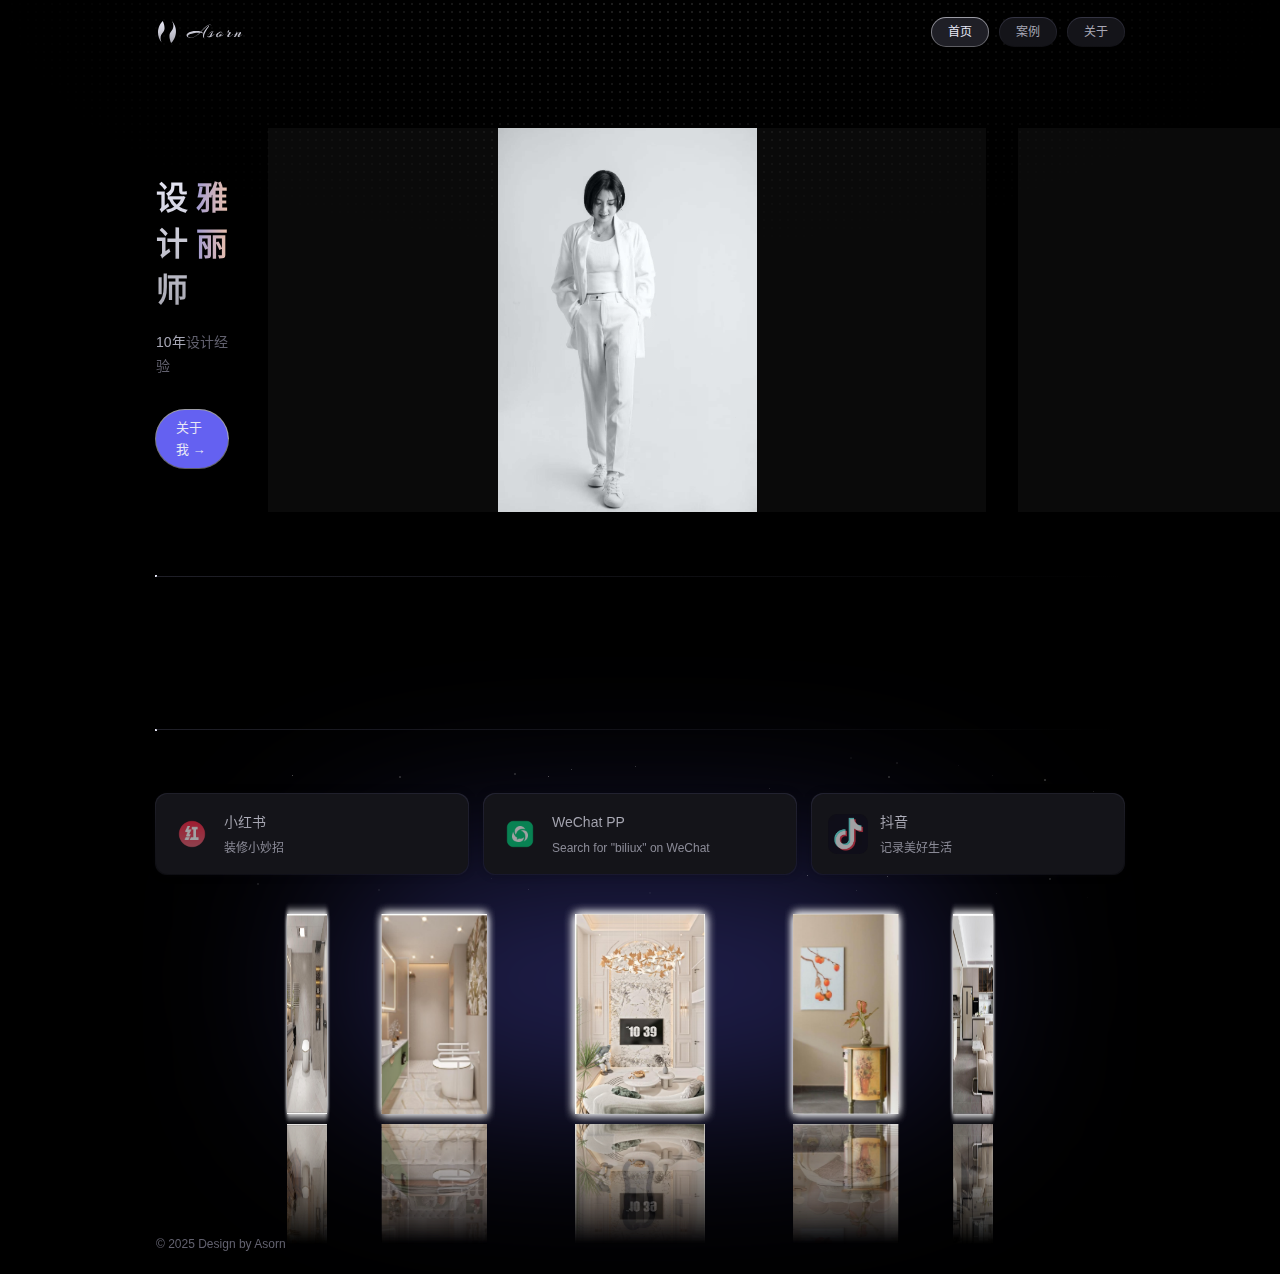
<file: index.html>
<!DOCTYPE html>
<html lang="zh-CN">
<!-- © 2025 Asorn (https://asorn.cn). Designed and developed by Asorn. All rights reserved. -->
<head>
    <meta charset="UTF-8">
    <meta name="viewport" content="width=device-width, initial-scale=1.0">
    <title>案例-雅丽</title>
    <link rel="stylesheet" href="./css/style.min.css">
    <link rel="shortcut icon" href="./assets/public/favicon.svg" />
        <link href="http://fonts.googleapis.com/css?family=Nunito:400,600,700,800,900&display=swap" rel="stylesheet">
    <link href="http://fonts.googleapis.com/css?family=Hind&display=swap" rel="stylesheet">
</head>

    <style>
        * {
            margin: 0;
            padding: 0;
            box-sizing: border-box;
        }
        
        html, body {
            height: 100%;
        }
        
        body {
            background: #000;
            color: white;
            font-family: Arial, sans-serif;
        }
        
        /* 内容块样式 */
        .content-block {
            padding: 40px;
            margin: 0 auto;
            max-width: 800px;
        }
        
        /* 3D盒子容器 */
        .box-container {
            position: relative;
            height: 250px; /* 为3D效果预留足够空间 */
            margin: 40px auto;
            perspective: 1000px;
            transform-style: preserve-3d;
        }
        
        /* 3D盒子本身 */
        #box {
            position: relative;
            width: 130px;
            height: 200px;
            margin: 0 auto;
            transform-style: preserve-3d;
           /* transform: rotateX(-10deg);*/
        }
        
        /* 3D盒子的各个面 */
        #box > div {
            transform-style: preserve-3d;
            position: absolute;
            left: 0;
            top: 0;
            width: 100%;
            height: 100%;
            line-height: 200px;
            font-size: 50px;
            text-align: center;
            box-shadow: 0 0 10px #fff;
            -webkit-box-reflect: below 10px -webkit-linear-gradient(top, rgba(0,0,0,0) 40%, rgba(0,0,0,.8) 100%);
        }
        
        /* 激活3D盒子的各个面 */
        #box > div:nth-child(1) {
            background: rgba(135, 206, 235, 0.7); /* skyblue */
            transform: translate3d(0,0,300px) rotateY(45deg);
        }
        
        #box > div:nth-child(2) {
            background: rgba(255, 192, 203, 0.7); /* pink */
            transform: rotateY(0deg);
        }
        
        #box > div:nth-child(3) {
            background: rgba(128, 0, 128, 0.7); /* purple */
            transform: translate3d(0,0,300px) rotateY(-45deg);
        }
        
        /* 底部光效 */
        #box p {
            position: absolute;
            left: 50%;
            top: 100%;
            transform: translateX(-50%) rotateX(90deg);
            width: 1200px;
            height: 1200px;
            background: radial-gradient(center center, 600px 600px, rgba(50,50,50,0.8), rgba(0,0,0,0));
            border-radius: 50%;
            pointer-events: none;
        }
    </style>



<body>
    <canvas class="fireworks"></canvas>
    <div class="head" id="headscrollbg">
        <div class="main">
            <div class="main-left">
                <a href="./index.html" class="logo"><img src="./assets/public/logo_graph.svg"></a>
                <!--<div class="tag tag-cooperate" onclick="window.location.href='./about.html'">
                    <div class="breath-dot"></div>Contact
                </div>-->
            </div>
            <div class="menu" id="main-menu">
                <li class="magical btn nav" onclick="window.location.href='./index.html'">首页</li>
                <li class="magical btn" onclick="window.location.href='./work.html'">案例</li>
                <!--<li class="magical btn" onclick="window.location.href='./tool.html'">Tool</li>
                <li class="magical btn" onclick="window.location.href='./blog.html'">Blog</li>
                <li class="magical btn" onclick="window.location.href='./book.html'">Book</li>-->
                <li class="magical btn" onclick="window.location.href='./about.html'">关于</li>
            </div>
            <div class="menu" id="menu-expand">
                <li class="magical btn menu-expand-btn" id="menu-expand-child"><i class="icon menu-icon"></i></li>
            </div>
            <div id="menu-panel">
                <div class="menu-panel-content" id="menu-panel-content"></div>
                <div class="menu-close-btn">
                    <svg width="24" height="24" viewBox="0 0 24 24" fill="none" xmlns="http://www.w3.org/2000/svg">
                        <path
                            d="M10.5858 12L4.29291 18.2929L5.70712 19.7071L12 13.4142L18.2929 19.7071L19.7071 18.2929L13.4142 12L19.7071 5.70712L18.2929 4.29291L12 10.5858L5.70712 4.29291L4.29291 5.70712L10.5858 12Z"
                            fill="#E8E8F6" />
                    </svg>
                </div>
            </div>
        </div>
    </div>
    <div class="index">
        <div class="hello">
            <div class="hello-left">
                <div class="title">
                    <div class="title-hi">设计师</div>
                    <a class="title-name text-effect">雅丽</a>
                </div>
                <div class="hello-introduce">
                    <span>10年</span>设计经验 
                </div>
                <div class="hello-actions">
                    <div class="magical primary-btn"><a href="./about.html" target="_blank">关于我 →</a>
                    <div class="glowing-border"></div>
                </div>
                    <!--<div class="magical btn normal-btn">
                        <a onclick="window.location.href='./about.html'">Learn more →</a>
                        <div class="glowing-border"></div>
                    </div>-->
                </div>
            </div>
            <div class="hello-right">
                <div class="eyes-container">
                    <div class="eye eye-pic-one">
                        <div class="pupil"></div>
                    </div>
                    <div class="eye eye-pic-two">
                        <div class="pupil"></div>
                    </div>
                </div>
            </div>
        </div>
        <div class="main-content">
            <div class="power-list-container load-pro">
                <div class="power-list">
                    <div class="power-card load-item">
                        <div class="power-container">
                            <div class="card-img" style="background-image: url('./assets/index/ai.svg')"></div>
                            <div class="title">主案设计师</div>
                        </div>
                    </div>
                   <!-- <div class="power-card load-item">
                        <div class="power-container">
                            <div class="card-img" style="background-image: url('./assets/index/tob.svg')"></div>
                            <div class="title">My power</div>
                        </div>
                        <span class="power-separator"></span>
                    </div>
                    <div class="power-card load-item">
                        <div class="power-container">
                            <div class="card-img" style="background-image: url('./assets/index/web.svg')"></div>
                            <div class="title">My power</div>
                        </div>
                        <span class="power-separator"></span>
                    </div>-->
                    <!--<div class="power-card load-item">
                        <div class="power-container">
                            <div class="card-img" style="background-image: url('./assets/index/app.svg')"></div>
                            <div class="title">My power</div>
                        </div>
                        <span class="power-separator"></span>
                    </div>
                    <div class="power-card load-item">
                        <div class="power-container">
                            <div class="card-img" style="background-image: url('./assets/index/assets.svg')"></div>
                            <div class="title">My power</div>
                        </div>
                        <span class="power-separator"></span>
                    </div>
                    <div class="power-card load-item">
                        <div class="power-container">
                            <div class="card-img" style="background-image: url('./assets/index/code.svg')"></div>
                            <div class="title">My power</div>
                        </div>
                        <span class="power-separator"></span>
                    </div>
                    <div class="power-card load-item">
                        <div class="power-container">
                            <div class="card-img" style="background-image: url('./assets/index/interactive.svg')"></div>
                            <div class="title">My power</div>
                        </div>
                    </div>-->
                    <div class="power-card sticky-item" id="sticky-item">
                        <div class="loader"></div>
                    </div>
                </div>
            </div>

            <div class="link-list load-pro">
                <!--<div class="magical link-card">
                    <a href="https://www.yuque.com/asorn" target="_blank">
                        <img src="./assets/index/yuque.png" alt="">
                        <div class="info">
                            <div class="info-title">Yue Que</div>
                            <div class="info-desc">My knowledge garden</div>
                        </div>
                        <div class="icon icon-arrow">
                            <svg xmlns="http://www.w3.org/2000/svg" width="14" height="14" viewBox="0 0 14 14"
                                fill="none">
                                <path
                                    d="M10.55 7.58332H1.16663V6.41665H10.55L7.75415 3.62082L8.5791 2.79587L12.1645 6.3813C12.5062 6.72299 12.5062 7.27701 12.1645 7.61873L8.5791 11.2042L7.75415 10.3792L10.55 7.58332Z"
                                    fill="#B3B3C1"></path>
                            </svg>
                        </div>
                    </a>
                </div>-->
                <!--<div class="magical link-card">
                    <a href="https://github.com/asorn" target="_blank">
                        <img src="./assets/index/github.png" alt="">
                        <div class="info">
                            <div class="info-title">Github</div>
                            <div class="info-desc">My code garden</div>
                        </div>
                        <div class="icon icon-arrow">
                            <svg xmlns="http://www.w3.org/2000/svg" width="14" height="14" viewBox="0 0 14 14"
                                fill="none">
                                <path
                                    d="M10.55 7.58332H1.16663V6.41665H10.55L7.75415 3.62082L8.5791 2.79587L12.1645 6.3813C12.5062 6.72299 12.5062 7.27701 12.1645 7.61873L8.5791 11.2042L7.75415 10.3792L10.55 7.58332Z"
                                    fill="#B3B3C1"></path>
                            </svg>
                        </div>
                    </a>
                </div>-->
                <!--<div class="magical link-card">
                    <a href="https://www.figma.com/@asorn" target="_blank">
                        <img src="./assets/index/figma.png" alt="">
                        <div class="info">
                            <div class="info-title">Figma</div>
                            <div class="info-desc">My design garden</div>
                        </div>
                        <div class="icon icon-arrow">
                            <svg xmlns="http://www.w3.org/2000/svg" width="14" height="14" viewBox="0 0 14 14"
                                fill="none">
                                <path
                                    d="M10.55 7.58332H1.16663V6.41665H10.55L7.75415 3.62082L8.5791 2.79587L12.1645 6.3813C12.5062 6.72299 12.5062 7.27701 12.1645 7.61873L8.5791 11.2042L7.75415 10.3792L10.55 7.58332Z"
                                    fill="#B3B3C1"></path>
                            </svg>
                        </div>
                    </a>
                </div>-->
                <div class="magical link-card">
                    <a href="https://www.xiaohongshu.com/user/profile/584cf52750c4b45e9798896d" target="_blank">
                        <img src="./assets/index/xiaohongshu.png" alt="">
                        <div class="info">
                            <div class="info-title">小红书</div>
                            <div class="info-desc">装修小妙招</div>
                        </div>
                        <div class="icon icon-arrow">
                            <svg xmlns="http://www.w3.org/2000/svg" width="14" height="14" viewBox="0 0 14 14"
                                fill="none">
                                <path
                                    d="M10.55 7.58332H1.16663V6.41665H10.55L7.75415 3.62082L8.5791 2.79587L12.1645 6.3813C12.5062 6.72299 12.5062 7.27701 12.1645 7.61873L8.5791 11.2042L7.75415 10.3792L10.55 7.58332Z"
                                    fill="#B3B3C1"></path>
                            </svg>
                        </div>
                    </a>
                </div>
                <div class="magical link-card">
                    <a href="javascript:void(0)">
                        <img src="./assets/index/gongzhonghao.png" alt="">
                        <div class="info">
                            <div class="info-title">WeChat PP</div>
                            <div class="info-desc">Search for "biliux" on WeChat</div>
                        </div>
                        <div class="icon icon-arrow">
                            <svg xmlns="http://www.w3.org/2000/svg" width="14" height="14" viewBox="0 0 14 14"
                                fill="none">
                                <path
                                    d="M10.55 7.58332H1.16663V6.41665H10.55L7.75415 3.62082L8.5791 2.79587L12.1645 6.3813C12.5062 6.72299 12.5062 7.27701 12.1645 7.61873L8.5791 11.2042L7.75415 10.3792L10.55 7.58332Z"
                                    fill="#B3B3C1"></path>
                            </svg>
                        </div>
                    </a>
                </div>
                <div class="magical link-card">
                    <a href=" https://v.douyin.com/5BQo5fZlso0/" target="_blank">
                        <img src="./assets/index/2.png" alt="">
                        <div class="info">
                            <div class="info-title">抖音</div>
                            <div class="info-desc">记录美好生活</div>
                        </div>
                        <div class="icon icon-arrow">
                            <svg xmlns="http://www.w3.org/2000/svg" width="14" height="14" viewBox="0 0 14 14"
                                fill="none">
                                <path
                                    d="M10.55 7.58332H1.16663V6.41665H10.55L7.75415 3.62082L8.5791 2.79587L12.1645 6.3813C12.5062 6.72299 12.5062 7.27701 12.1645 7.61873L8.5791 11.2042L7.75415 10.3792L10.55 7.58332Z"
                                    fill="#B3B3C1"></path>
                            </svg>
                        </div>
                    </a>
                </div>
                
            </div>
             <div id="box">
	<div></div>
	<div></div>
	<div></div>
	<div></div>
	<div></div>
	<div></div>
	<div></div>
	<div></div>
	<div></div>
	<div></div>
	<p></p>
            </div>
            <script>
setTimeout(init,100);
function init(){
	var obox = document.getElementById('box'),
		aDiv = obox.getElementsByTagName('div');
		
		for (var i = 0; i < aDiv.length; i++) {
			aDiv[i].style.background = "url(images/"+(i+1)+".jpg) center/cover";
			aDiv[i].style.transform = "rotateY("+(i*36)+"deg) translate3d(0,0,350px)";
			aDiv[i].style.transition = "transform 1s "+(aDiv.length-i)*0.2+"s";
		}
	var sX,
		sY,
		nX,
		nY,
		desX = 0,
		desY = 0,
		tX = 0,
		tY = 10,
		index = 0;//滚轮初始值
	document.onmousedown = function(e){
		clearInterval(obox.timer);
		e = e || window.event;
		var sX = e.clientX,
			sY = e.clientY;
			this.onmousemove = function(e){
				e = e || window.event;
				var nX = e.clientX,
					nY = e.clientY;
					 // 当前点的坐标和前一点的坐标差值
					desX = nX - sX;
					desY = nY - sY;
                    tX += desX*0.1; 
                    tY += desY*0.1;

					obox.style.transform = "rotateX("+(-tY)+"deg) rotateY("+tX+"deg)";
					sX = nX;
					sY = nY;
			}
			this.onmouseup = function(){
				this.onmousemove = this.onmouseup = null;
				obox.timer = setInterval(function(){
					desX *= 0.95;
					desY *= 0.95;
					tX += desX*0.1;
					tY += desY*0.1;
					obox.style.transform = "rotateX("+(-tY)+"deg) rotateY("+tX+"deg)";
					if (Math.abs(desX)<0.5 && Math.abs(desY)<0.5) {
						clearInterval(obox.timer);
					}
				},13);
			}
		return false;
	}
	//滚轮放大缩小
	mousewheel(document,function(e){
		e = e || window.event;
		var d = e.wheelDelta/120 || -e.detail/3;
			if (d>0) {
				index-=20;
			}else{
				index+=30;
			}
			(index<(-1050)&&(index=(-1050)));
		document.body.style.perspective = 1000 + index + "px";
	})
	function mousewheel(obj,fn){
		document.onmousewheel===null?obj.onmousewheel=fn:addEvent(obj,"DOMMouseScroll",fn)
	}
	function addEvent(obj,eName,fn){
		obj.attachEvent?obj.attachEvent("on"+eName,fn):obj.addEventListener(eName,fn);
	}
}
            </script>

        </div>
       
    </div>


    <div class="footer">
        <div class="footer-content">
            <div class="copyright">
                <div>© 2025 Design by <a href="https://asorn.cn/" target="_blank">Asorn</a></div>
                <!--<span>|</span>
                <div class="fillings">
                    <a href="https://asorn.cn/" target="_blank">Your filing number</a>
                </div>-->
            </div>
            <!--<div class="friends">
                <a href="https://zdo.fun/" target="_blank">ZDO</a>
                <a href="https://larkmap.com/" target="_blank">Larkmap</a>
                <a href="https://qingicon.com/" target="_blank">QingIcon</a>
            </div>-->
        </div>
    </div>
    <div class="widget">
        <div class="shape-light"></div>
        <div class="shape-star">
            <div class="rising-stars rising-stars-visible">
                <div style="height:1px;width:1px"></div>
                <div style="height:2px;width:2px"></div>
                <div style="height:1px;width:1px"></div>
            </div>
        </div>
        <!--<div class="shape-earth"></div>-->
    </div>
    <div class="widget-top"></div>
</body>
<script src="./js/main.min.js"></script>
<script src='./js/anime.js'></script>
<script src='./js/firework.js'></script>
</html>
</file>
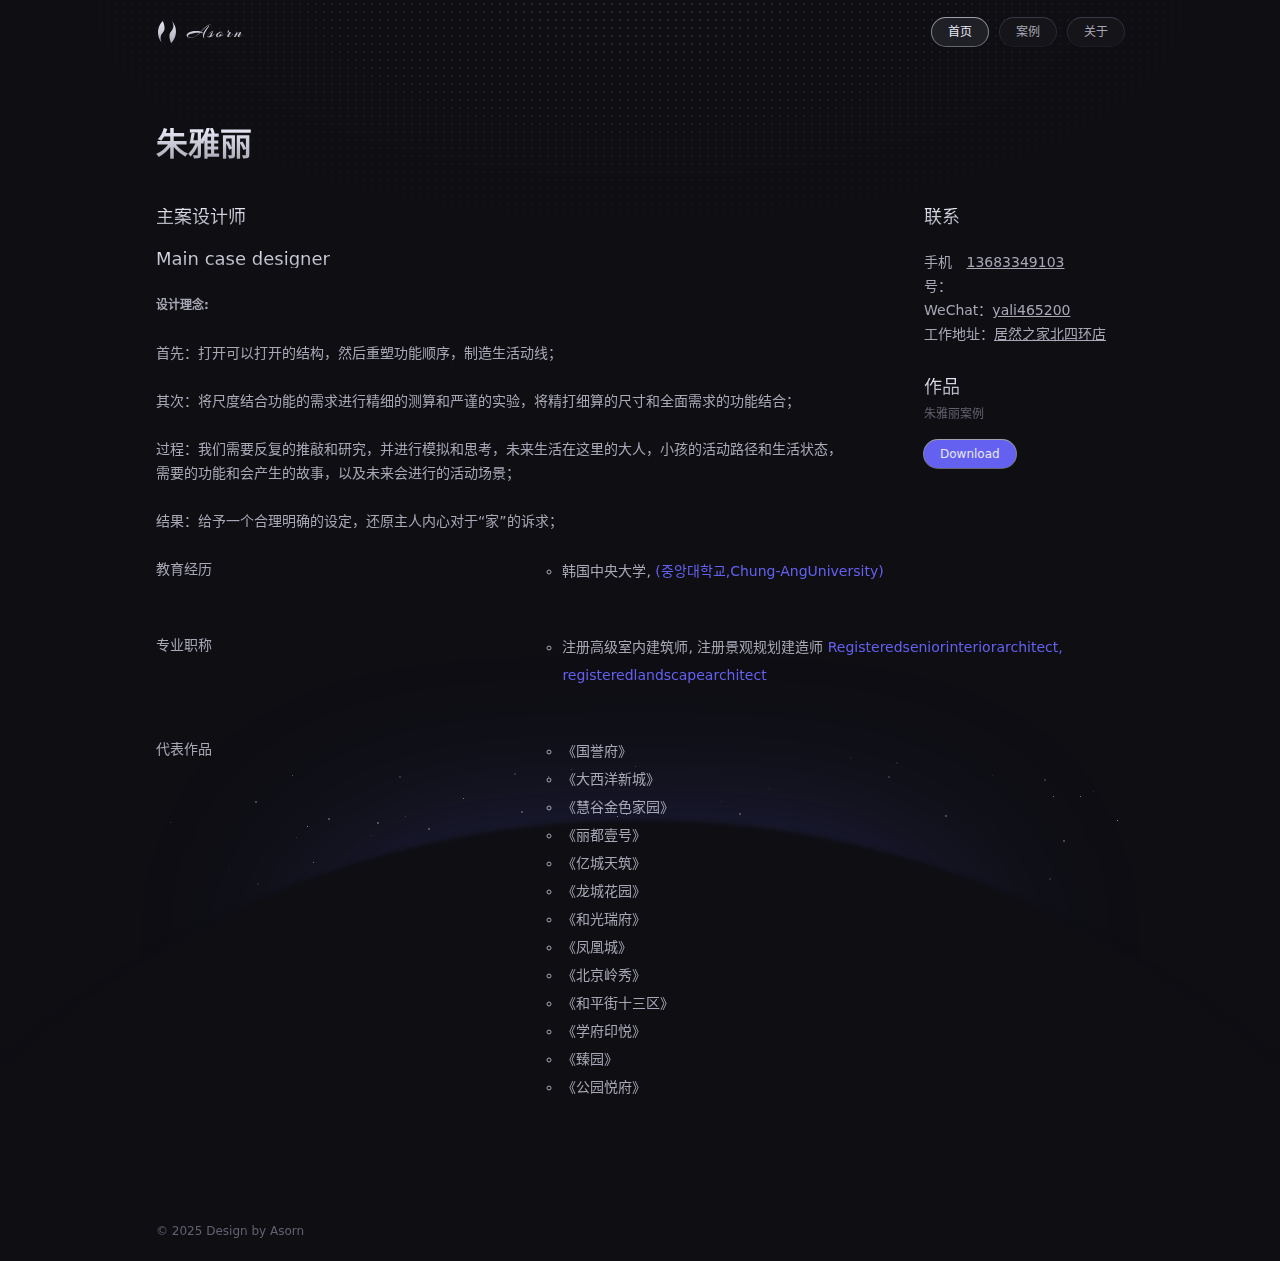
<file: about.html>
<!DOCTYPE html>
<html lang="zh-CN">
<!-- © 2025 Asorn (https://asorn.cn). Designed and developed by Asorn. All rights reserved. -->
<head>
    <meta charset="UTF-8">
    <meta name="viewport" content="width=device-width, initial-scale=1.0">
    <title>案例-雅丽</title>
    <link rel="stylesheet" href="./css/style.min.css">
    <link rel="shortcut icon" href="./assets/public/favicon.svg"/>
</head>
<body>
    <canvas class="fireworks"></canvas>
    <div class="head" id="headscrollbg">
        <div class="main">
            <div class="main-left">
                <a href="./index.html" class="logo"><img src="./assets/public/logo_graph.svg"></a>
            </div>
            <div class="menu" id="main-menu">
                <li class="magical btn nav" onclick="window.location.href='./index.html'">首页</li>
                <li class="magical btn" onclick="window.location.href='./work.html'">案例</li>
                <!--<li class="magical btn" onclick="window.location.href='./tool.html'">Tool</li>
                <li class="magical btn" onclick="window.location.href='./blog.html'">Blog</li>
                <li class="magical btn" onclick="window.location.href='./book.html'">Book</li>-->
                <li class="magical btn" onclick="window.location.href='./about.html'">关于</li>
            </div>
            <div class="menu" id="menu-expand">
                <li class="magical btn menu-expand-btn" id="menu-expand-child"><i class="icon menu-icon"></i></li>
            </div>
            <div id="menu-panel">
                <div class="menu-panel-content" id="menu-panel-content"></div>
                <div class="menu-close-btn">
                    <svg xmlns="http://www.w3.org/2000/svg" viewBox="0 0 24 24" fill="currentColor"><path d="M10.5859 12L2.79297 4.20706L4.20718 2.79285L12.0001 10.5857L19.793 2.79285L21.2072 4.20706L13.4143 12L21.2072 19.7928L19.793 21.2071L12.0001 13.4142L4.20718 21.2071L2.79297 19.7928L10.5859 12Z"></path></svg>
                </div>
            </div>
        </div>
    </div>
    <div class="about">
        <div class="about-top">
            <div class="about-name text-effect">朱雅丽</div>
            <div class="about-info">
                <div class="about-info-left load-pro">
                    <div class="about-info-title">主案设计师</div>
                    <div class="about-info-title">Main case designer</div>
                    <div class="introduce-desc">
                        <strong>设计理念:</strong><br><br>
                        首先：打开可以打开的结构，然后重塑功能顺序，制造生活动线；<br><br>
                        其次：将尺度结合功能的需求进行精细的测算和严谨的实验，将精打细算的尺寸和全面需求的功能结合；<br><br>
                        过程：我们需要反复的推敲和研究，并进行模拟和思考，未来生活在这里的大人，小孩的活动路径和生活状态，需要的功能和会产生的故事，以及未来会进行的活动场景；<br><br>
                        结果：给予一个合理明确的设定，还原主人内心对于“家”的诉求；<br><br>
                    </div>
                </div>
                <div class="about-info-right load-pro">
                    <div class="contact">
                        <div class="about-info-title">联系</div>
                        <div class="contact-desc">
                            <div class="list">
                                <div class="list-label">手机号：</div>
                                <div href="javascript:" class="list-value" id="email" tabindex="0" role="button"  title="点击复制手机号">
                                    <a id="emailCopied">13683349103</a>
                                </div>
                                <span class="list-value copied">Copied&nbsp;✓</span>
                            </div>
                            <div class="list">
                                <div class="list-label">WeChat：</div>
                                <div class="list-value">
                                    <a class="tooltip">yali465200
                                        <div class="tooltip-box">
                                            <img src="./assets/about/yali.jpg">
                                        </div>
                                    </a>
                                </div>
                            </div>
                            <div class="list">
                                <div class="list-label">工作地址：</div>
                                <div class="list-value">
                                    <a href="https://j.map.baidu.com/c4/i1mk" class="tooltip">居然之家北四环店
                                    </a>
                                </div>
                            </div>
                        </div>
                    </div>
                    <div class="resume">
                        <div class="about-info-title resume-title">作品</div>
                        <div class="resume-desc">
                            <div class="resume-desc-helptext">朱雅丽案例</div>
                            <div class="magical primary-btn btn-s"><a href="./file/anli.pdf" target="_blank" download="anli.pdf">Download</a></div>
                        </div>
                    </div>
                </div>
            </div>
        </div>
        <!--<div class="about-middle load-pro">
            <div class="power">
                <div class="list-00">
                    <div class="magical power-card-number">
                        <a>
                            <div class="card-title">8</div>
                            <div class="card-text">Work</div>
                        </a>
                    </div>
                    <div class="magical power-card-number">
                        <a>
                            <div class="card-title">60⁺</div>
                            <div class="card-text">Project</div>
                        </a>
                    </div>
                    <div class="magical power-card-number">
                        <a>
                            <div class="card-title">130⁺</div>
                            <div class="card-text">Article</div>
                        </a>
                    </div>
                    <div class="magical power-card-number">
                        <a>
                            <div class="card-title">3</div>
                            <div class="card-text">Patent</div>
                        </a>
                    </div>
                </div>
                <div class="list-01">
                    <div class="magical power-card">
                        <a>
                            <div class="card-img" style="background-image: url('./assets/about/menu.svg')"></div>
                            <div class="card-text">My abilities</div>
                        </a>
                    </div>
                    <div class="magical power-card">
                        <a>
                            <div class="card-img" style="background-image: url('./assets/about/pen.svg')"></div>
                            <div class="card-text">My abilities</div>
                        </a>
                    </div>
                    <div class="magical power-card">
                        <a>
                            <div class="card-img" style="background-image: url('./assets/about/pin.svg')"></div>
                            <div class="card-text">My abilities</div>
                        </a>
                    </div>
                    <div class="magical power-card">
                        <a>
                            <div class="card-img" style="background-image: url('./assets/about/abstract.svg')"></div>
                            <div class="card-text">My abilities</div>
                        </a>
                    </div>
                    <div class="magical power-card">
                        <a>
                            <div class="card-img" style="background-image: url('./assets/about/code.svg')"></div>
                            <div class="card-text">My abilities</div>
                        </a>
                    </div>
                </div>
            </div>
        </div>-->
        <div class="about-bottom load-pro">
            <div class="experience">
                <div class="item load-pro">
                    <div class="time">教育经历</div>
                    <div class="name">
                        <div class="job">   </div>
                    </div>
                    <div class="project-experience">
                        <div class="item load-pro">
                            <div class="desc">
                                <ul>
                                    <li>韩国中央大学, <span>(중앙대학교,Chung-AngUniversity) </li>
                                </ul>
                            </div>
                        </div>
                        <!--<div class="item load-pro">
                            <div class="title">Project Title</div>
                            <div class="desc">
                                <ul>
                                    <li>App, Web, H5, Mini Program, Backend Design, <span>Design </span>Asset Building, Axure Interaction Design, Enterprise VI Design, etc. Welcome to consult;</li>
                                    <li>App, Web, H5, Mini Program, Backend Design, <span>Design </span>Asset Building, Axure Interaction Design, Enterprise VI Design, etc. Welcome to consult.</li>
                                </ul>
                            </div>
                        </div>
                        <div class="item load-pro">
                            <div class="title">Project Title</div>
                            <div class="desc">
                                <ul>
                                    <li>App, Web, H5, Mini Program, Backend Design, <span>Design </span>Asset Building, Axure Interaction Design, Enterprise VI Design, etc. Welcome to consult.</li>
                                </ul>
                            </div>
                        </div>-->
                    </div>
                </div>
                <div class="item load-pro">
                    <div class="time">专业职称</div>
                    <div class="name">
                        <!--<div class="company"><a href="https://asorn.cn/" target="_blank">Company Name ↗</a></div>-->
                        <div class="job">   </div>
                    </div>
                    <div class="project-experience">
                        <div class="item load-pro">
                            <div class="desc">
                                <ul>
                                    <li>注册高级室内建筑师, 注册景观规划建造师 <span>Registeredseniorinteriorarchitect,</span> <span>registeredlandscapearchitect </span></li>
                                </ul>
                            </div>
                        </div>
                        <!--<div class="item load-pro">
                            <div class="title">Project Title</div>
                            <div class="desc">
                                <ul>
                                    <li>App, Web, H5, Mini Program, Backend Design, <span>Design </span>Asset Building, Axure Interaction Design, Enterprise VI Design, etc. Welcome to consult;</li>
                                    <li>App, Web, H5, Mini Program, Backend Design, <span>Design </span>Asset Building, Axure Interaction Design, Enterprise VI Design, etc. Welcome to consult.</li>
                                </ul>
                            </div>
                        </div>
                        <div class="item load-pro">
                            <div class="title">Project Title</div>
                            <div class="desc">
                                <ul>
                                    <li>App, Web, H5, Mini Program, Backend Design, <span>Design </span>Asset Building, Axure Interaction Design, Enterprise VI Design, etc. Welcome to consult.</li>
                                </ul>
                            </div>
                        </div>-->
                    </div>
                </div>
          
                <div class="item load-pro">
                    <div class="time">代表作品</div>
                    <div class="name">
                        <div class="job">   </div>
                    </div>
                    <div class="project-experience">
                        <div class="item load-pro">
                            <div class="desc">
                                <ul>
                                    <li>《国誉府》</li>
                                    <li>《大西洋新城》</li>
                                    <li>《慧谷金色家园》</li>
                                    <li>《丽都壹号》</li>
                                    <li>《亿城天筑》</li>
                                    <li>《龙城花园》</li>
                                    <li>《和光瑞府》</li>
                                    <li>《凤凰城》</li>
                                    <li>《北京岭秀》</li>
                                    <li>《和平街十三区》</li>
                                    <li>《学府印悦》</li>
                                    <li>《臻园》</li>
                                    <li>《公园悦府》</li>
                                </ul>
                            </div>
                        </div>
                    </div>
                </div>
            </div>
        </div>
    </div>
    <div class="footer">
        <div class="footer-content">
            <div class="copyright">
                <div>© 2025 Design by <a href="https://asorn.cn/" target="_blank">Asorn</a></div>
                <!--<span>|</span>
                <div class="fillings">
                    <a href="https://asorn.cn/" target="_blank">Your filing number</a>
                </div>-->
            </div>
            <!--<div class="friends">
                <a href="https://zdo.fun/" target="_blank">ZDO</a>
                <a href="https://larkmap.com/" target="_blank">Larkmap</a>
                <a href="https://qingicon.com/" target="_blank">QingIcon</a>
            </div>-->
        </div>
    </div>
    <div class="widget">
        <div class="shape-light"></div>
        <div class="shape-star">
            <div class="rising-stars rising-stars-visible">
                <div style="height:1px;width:1px"></div>
                <div style="height:2px;width:2px"></div>
                <div style="height:1px;width:1px"></div>
            </div>
        </div>
        <div class="shape-earth"></div>
    </div>
    <div class="widget-top"></div>
</body>
<script src="./js/main.min.js"></script>
<script src='./js/anime.js'></script>
<script src='./js/firework.js'></script>
</html>
</file>
<file: css/style.min.css>
* {
    border: 0;
    margin: 0;
    padding: 0;
    box-sizing: border-box;
    list-style: none;
    font-size: 12px;
    text-decoration: unset
}

body {
    background-color: #0E0E13;
    color: #E8E8F6;
    font-family: Roboto, system-ui, -apple-system, "Segoe UI", "Helvetica Neue", Arial, "Liberation Sans", sans-serif, "Apple Color Emoji", "Segoe UI Emoji", "Segoe UI Symbol", "Noto Color Emoji";
    -webkit-font-smoothing: antialiased;
    overflow-x: hidden
}

body.no-scroll {
    overflow: hidden
}

.fireworks {
    position: fixed;
    top: 0;
    left: 0;
    width: 100%;
    height: 100%;
    display: block;
    z-index: -999
}

.icon {
    font-size: 0
}

img {
    display: block
}

.tag {
    font-size: 12px;
    line-height: 100%;
    font-weight: 500;
    padding: 6px 10px;
    border-radius: 9999px;
    white-space: nowrap
}

.magical {
    --circle-size: 600px;
    --inset: 1px;
    --border: 12px;
    position: relative;
    display: flex;
    align-items: center;
    justify-content: center;
    border-radius: var(--border);
    background-color: #141419
}

.magical::before,
.magical::after {
    content: '';
    position: absolute;
    width: calc(100% + var(--inset)*2);
    height: calc(100% + var(--inset)*2);
    border-radius: var(--border);
    inset: calc(0 - var(--inset))
}

.magical::before {
    background: radial-gradient(var(--circle-size) circle at var(--mouse-x) var(--mouse-y), rgba(255, 255, 255, 0.3), transparent 40%);
    z-index: -1
}

.magical::after {
    background: linear-gradient(180deg, rgba(78, 78, 100, 0.48) 0%, rgba(78, 78, 100, 0.2) 100%);
    z-index: -2
}

.magical.show {
    width: 100%;
    height: 100%;
    position: absolute;
    border-radius: var(--border);
    opacity: 0;
    pointer-events: none;
    background: radial-gradient(var(--circle-size) circle at var(--mouse-x) var(--mouse-y), rgba(255, 255, 255, 0.01), transparent 40%)
}

.btn {
    --border: 9999px;
    background-image: radial-gradient(var(--circle-size) circle at var(--mouse-x) var(--mouse-y), rgba(255, 255, 255, 0.06), transparent 40%)
}

.btn::before {
    background: radial-gradient(var(--circle-size) circle at var(--mouse-x) var(--mouse-y), rgba(255, 255, 255, 0.4), transparent 40%)
}

.btn::after {
    background: linear-gradient(180deg, rgba(78, 78, 100, 0.68) 0%, rgba(78, 78, 100, 0.2) 100%)
}

.primary-btn {
    --circle-size: 100px;
    --border: 9999px;
    border-radius: 9999px;
    padding: 7px 20px;
    cursor: pointer;
    background-color: #6461F1
}

.primary-btn a {
    font-size: 13px;
    line-height: 22px;
    font-weight: 500;
    color: #E8E8F6;
    text-decoration: none
}

.primary-btn::after {
    background: linear-gradient(180deg, rgba(232, 232, 246, 0.68) 0%, rgba(232, 232, 246, 0.4) 100%)
}

.primary-btn:hover::before {
    background: radial-gradient(var(--circle-size) circle at var(--mouse-x) var(--mouse-y), #fff, transparent 40%)
}

.normal-btn {
    --circle-size: 100px;
    --border: 9999px;
    border-radius: 9999px;
    padding: 7px 20px;
    cursor: pointer
}

.normal-btn a {
    font-size: 13px;
    line-height: 22px;
    font-weight: 500;
    color: #E8E8F6;
    text-decoration: none
}

.btn-s {
    padding: 4px 16px
}

.btn-s a {
    font-size: 12px;
    line-height: 20px
}

.text-effect {
    -webkit-animation: focus-in-expand 0.6s cubic-bezier(0.25, 0.46, 0.45, 0.94) both;
    animation: focus-in-expand 0.6s cubic-bezier(0.25, 0.46, 0.45, 0.94) both
}

@-webkit-keyframes focus-in-expand {
    0% {
        letter-spacing: -0.5em;
        -webkit-filter: blur(12px);
        filter: blur(12px);
        opacity: 0
    }

    100% {
        -webkit-filter: blur(0px);
        filter: blur(0px);
        opacity: 1
    }
}

@keyframes focus-in-expand {
    0% {
        letter-spacing: -0.5em;
        -webkit-filter: blur(12px);
        filter: blur(12px);
        opacity: 0
    }

    100% {
        -webkit-filter: blur(0px);
        filter: blur(0px);
        opacity: 1
    }
}

.load-pro {
    opacity: 0;
    transform: translateY(30px);
    transition: opacity 0.3s ease-out, transform 0.3s ease-out
}

.load-pro.visible {
    opacity: 1;
    transform: translateY(0)
}

.head {
    position: fixed;
    padding: 0 40px;
    width: 100%;
    --height: 64px;
    height: var(--height);
    display: flex;
    justify-content: center;
    align-items: center;
    --mw: 968px;
    transition: all 0.3s ease;
    flex-direction: column;
    z-index: 100
}

.head .main {
    width: 100%;
    display: flex;
    justify-content: space-between;
    align-items: center;
    max-width: var(--mw)
}

.head .main-left {
    display: flex;
    flex-direction: row;
    justify-content: flex-start;
    align-items: center;
    gap: 8px
}

.head .main-left .logo {
    height: 24px
}

.head .main-left .tag-cooperate {
    display: flex;
    flex-direction: row;
    justify-content: flex-start;
    align-items: center;
    gap: 8px;
    cursor: pointer;
    padding: 5px 9px;
    color: #0E0E13;
    background: #E8E8F6;
    box-shadow: 0px 2px 16px 0px rgba(255, 255, 255, 0.24);
    border: 1px solid #fff
}

.head .main-left .tag-cooperate .breath-dot {
    width: 4px;
    height: 4px;
    border-radius: 50%;
    background-color: #0E0E13;
    box-shadow: 0 0 8px #000;
    animation: breath 1s infinite alternate
}

@keyframes breath {
    0% {
        transform: scale(1);
        opacity: 0;
        box-shadow: 0 0 4px transparent
    }

    100% {
        transform: scale(1.2);
        opacity: 1;
        box-shadow: 0 0 16px #000
    }
}

.head #menu-expand {
    display: none
}

.head .menu {
    display: flex;
    gap: 12px
}

.head .menu li {
    --circle-size: 100px;
    border-radius: 9999px;
    padding: 4px 16px;
    cursor: pointer;
    font-size: 12px;
    line-height: 20px;
    color: #A8A8B6
}

.head .menu li.nav {
    font-weight: 500;
    color: #E8E8F6;
    background-color: #1F1F26
}

.head .menu li.nav::after {
    background: linear-gradient(180deg, rgba(232, 232, 246, 0.68) 0%, rgba(232, 232, 246, 0.4) 100%)
}

.head .menu .menu-expand-btn {
    padding: 7px
}

.head .menu .menu-expand-btn .menu-icon {
    width: 14px;
    height: 14px
}

.head .menu .menu-expand-btn .menu-icon::before {
    content: url(../assets/public/menu_icon.svg)
}

.head #menu-panel {
    position: fixed;
    top: 0;
    left: 0;
    width: calc(100vw);
    height: calc(100vh);
    background: rgba(14, 14, 19, 0.98);
    backdrop-filter: blur(16px);
    -webkit-backdrop-filter: blur(16px);
    display: flex;
    flex-direction: column;
    justify-content: flex-start;
    align-items: center;
    opacity: 0;
    visibility: hidden;
    transition: opacity 0.3s, visibility 0.3s;
    padding: 64px 40px
}

.head #menu-panel.active {
    opacity: 1;
    visibility: visible
}

.head #menu-panel .menu-panel-content {
    width: 100%;
    display: grid;
    grid-template-columns: repeat(auto-fill, minmax(312px, 1fr));
    gap: 16px
}

.head #menu-panel .menu-panel-content li {
    font-size: 16px;
    line-height: 28px;
    font-weight: 500;
    color: #E8E8F6;
    width: 100%;
    background-color: #141419;
    border-radius: 12px;
    text-align: center;
    padding: 12px 40px;
    transition: all 0.3s;
    cursor: pointer
}

.head #menu-panel .menu-panel-content li:hover {
    background-color: #1F1F26;
    transition: all 0.3s
}

.head #menu-panel .menu-close-btn {
    position: fixed;
    top: 18px;
    right: 39px;
    padding: 7px;
    font-size: 0;
    background-color: #6461F1;
    border-radius: 9999px;
    transition: all .2s;
    cursor: pointer
}

.head #menu-panel .menu-close-btn svg {
    width: 14px;
    height: 14px;
    fill: #E8E8F6
}

.head #menu-panel .menu-close-btn:hover {
    transform: scale(1.2);
    transition: all .2s
}

.footer {
    display: flex;
    justify-content: center;
    align-items: center;
    --mw: 968px;
    padding: 60px 40px 20px 40px;
    font-size: 12px;
    line-height: 20px;
    color: #62616F
}

.footer .main {
    width: 100%;
    display: flex;
    justify-content: space-between;
    align-items: center;
    max-width: var(--mw)
}

.footer .footer-content {
    width: 100%;
    max-width: var(--mw);
    display: flex;
    flex-direction: row;
    justify-content: space-between;
    align-items: center;
    gap: 4px
}

.footer .footer-content .copyright {
    display: flex;
    flex-direction: row;
    justify-content: flex-start;
    align-items: center;
    gap: 8px
}

.footer .footer-content .friends {
    display: flex;
    flex-direction: row;
    justify-content: flex-start;
    align-items: center;
    gap: 8px
}

.footer .footer-content a {
    transition: color .15s ease-in;
    color: #62616F
}

.footer .footer-content a:hover {
    color: #6461F1
}

.widget {
    display: flex;
    justify-content: center;
    align-items: center;
    --mw: 968px
}

.widget .main {
    width: 100%;
    display: flex;
    justify-content: space-between;
    align-items: center;
    max-width: var(--mw)
}

.widget .shape-light {
    z-index: -99;
    position: fixed;
    bottom: -180px;
    width: 600px;
    height: 200px;
    border-radius: 9999px;
    background: rgba(100, 97, 241, 0.4);
    filter: blur(100px)
}

.widget .shape-star {
    position: fixed;
    z-index: -98;
    bottom: 0;
    height: 150px;
    width: var(--mw);
    -webkit-mask-image: linear-gradient(180deg, rgba(217, 217, 217, 0) 0%, rgba(217, 217, 217, 0.8) 25%, #d9d9d9 50%, rgba(217, 217, 217, 0.8) 75%, rgba(217, 217, 217, 0) 100%);
    mask-image: linear-gradient(180deg, rgba(217, 217, 217, 0) 0%, rgba(217, 217, 217, 0.8) 25%, #d9d9d9 50%, rgba(217, 217, 217, 0.8) 75%, rgba(217, 217, 217, 0) 100%);
    -webkit-mask-size: cover;
    mask-size: cover
}

@keyframes risingStarsAnination {
    0% {
        transform: translateZ(0) translateY(0)
    }

    to {
        transform: translateZ(0) translateY(-2000px)
    }
}

.widget .shape-star .rising-stars {
    opacity: .7;
    pointer-events: none
}

.widget .shape-star .rising-stars div {
    background: transparent;
    border-radius: 50%
}

.widget .shape-star .rising-stars div:nth-child(1) {
    animation-duration: 100s !important;
    box-shadow: 136px 13273px #fff, 347px 1735px #fff, 813px 1674px #fff, 1949px 440px #fff, 1440px 41px #fff, 437px 1122px #fff, 406px 430px #fff, 1014px 25px #fff, 1330px 1616px #fff, 1636px 1496px #fff, 1358px 800px #fff, 48px 857px #fff, 900px 1821px #fff, 906px 1975px #fff, 832px 163px #fff, 1911px 1480px #fff, 576px 523px #fff, 783px 1435px #fff, 738px 1712px #fff, 1822px 193px #fff, 1168px 1172px #fff, 480px 687px #fff, 798px 337px #fff, 1747px 824px #fff, 1296px 1690px #fff, 1277px 1786px #fff, 1941px 1271px #fff, 1925px 784px #fff, 400px 1302px #fff, 112px 882px #fff, 1008px 1624px #fff, 55px 1604px #fff, 1143px 1555px #fff, 1354px 1344px #fff, 1687px 601px #fff, 651px 617px #fff, 984px 1737px #fff, 505px 1689px #fff, 634px 1460px #fff, 770px 827px #fff, 315px 833px #fff, 192px 1677px #fff, 1324px 580px #fff, 1862px 1217px #fff, 157px 1255px #fff, 1265px 1949px #fff, 259px 482px #fff, 1925px 39px #fff, 1823px 1401px #fff, 172px 1227px #fff, 1120px 662px #fff, 621px 681px #fff, 959px 1389px #fff, 370px 367px #fff, 1629px 754px #fff, 117px 756px #fff, 415px 19px #fff, 1158px 1227px #fff, 36px 322px #fff, 315px 1172px #fff, 1156px 1010px #fff, 758px 828px #fff, 1576px 1585px #fff, 725px 1487px #fff, 1987px 1199px #fff, 832px 827px #fff, 1162px 92px #fff, 103px 1868px #fff, 588px 198px #fff, 695px 984px #fff, 1256px 1513px #fff, 29px 924px #fff, 1991px 1022px #fff, 317px 932px #fff, 114px 1610px #fff, 1073px 1420px #fff, 1161px 1045px #fff, 684px 312px #fff, 250px 419px #fff, 151px 76px #fff, 1228px 400px #fff, 1381px 202px #fff, 1210px 207px #fff, 951px 1633px #fff, 1585px 1768px #fff, 1187px 1462px #fff, 231px 1455px #fff, 1457px 1778px #fff, 1604px 75px #fff, 1952px 1575px #fff, 1870px 10px #fff, 1240px 1824px #fff, 591px 554px #fff, 1696px 112px #fff, 1618px 662px #fff, 860px 1971px #fff, 899px 1140px #fff, 1334px 285px #fff, 1051px 732px #fff, 267px 1737px #fff, 1363px 965px #fff, 1829px 1718px #fff, 1966px 1063px #fff, 979px 1908px #fff, 1654px 1085px #fff, 416px 1055px #fff, 1758px 576px #fff, 1604px 720px #fff, 840px 143px #fff, 852px 1385px #fff, 411px 1808px #fff, 992px 28px #fff, 1461px 122px #fff, 1110px 671px #fff, 221px 1734px #fff, 1886px 1139px #fff, 1963px 1765px #fff, 406px 456px #fff, 461px 1710px #fff, 524px 1305px #fff, 905px 1265px #fff, 731px 126px #fff, 1748px 186px #fff, 759px 1511px #fff, 1502px 1174px #fff, 163px 1326px #fff, 1236px 416px #fff, 963px 1543px #fff, 509px 373px #fff, 1965px 942px #fff, 1621px 1614px #fff, 211px 515px #fff, 1064px 990px #fff, 475px 715px #fff, 1977px 366px #fff, 1480px 1801px #fff, 693px 701px #fff, 944px 628px #fff, 1870px 1324px #fff, 1745px 442px #fff, 753px 1087px #fff, 1639px 620px #fff, 1838px 1570px #fff, 1945px 1028px #fff, 1692px 1037px #fff, 276px 440px #fff, 668px 1787px #fff, 440px 1541px #fff, 1493px 199px #fff, 1930px 1584px #fff, 1856px 700px #fff, 1161px 682px #fff, 1671px 664px #fff, 286px 1182px #fff, 1933px 1388px #fff, 743px 1367px #fff, 849px 1823px #fff, 136px 25px #fff, 568px 102px #fff, 659px 687px #fff, 27px 211px #fff, 1980px 602px #fff, 383px 176px #fff, 1124px 470px #fff, 1143px 100px #fff, 1744px 1751px #fff, 689px 614px #fff, 596px 1867px #fff, 710px 883px #fff, 637px 202px #fff, 1372px 962px #fff, 1595px 1650px #fff, 1491px 1428px #fff, 873px 235px #fff, 1127px 582px #fff, 700px 140px #fff, 1470px 1395px #fff, 1133px 1532px #fff, 1736px 1749px #fff, 1841px 228px #fff, 529px 1790px #fff, 1084px 1246px #fff, 1365px 230px #fff, 529px 304px #fff, 528px 1689px #fff, 1549px 1892px #fff, 975px 1315px #fff, 1924px 1909px #fff, 423px 115px #fff, 1198px 432px #fff, 1081px 956px #fff, 1890px 1360px #fff, 872px 535px #fff, 781px 630px #fff, 1010px 197px #fff, 651px 125px #fff, 1569px 1159px #fff, 233px 759px #fff, 372px 139px #fff, 742px 1233px #fff, 302px 1514px #fff, 1159px 879px #fff, 1536px 213px #fff, 1212px 49px #fff, 897px 1653px #fff, 1735px 765px #fff, 1086px 410px #fff, 609px 1933px #fff, 127px 172px #fff, 179px 1873px #fff, 584px 299px #fff, 861px 1050px #fff, 400px 234px #fff, 1401px 806px #fff, 1086px 47px #fff, 1735px 1844px #fff, 1874px 1698px #fff, 975px 720px #fff, 164px 845px #fff, 461px 66px #fff, 894px 1102px #fff, 151px 1968px #fff, 258px 1303px #fff, 366px 593px #fff, 390px 1023px #fff, 1296px 661px #fff, 308px 285px #fff, 554px 1926px #fff, 1409px 527px #fff, 1661px 316px #fff, 101px 439px #fff, 1051px 1323px #fff, 1144px 1541px #fff, 479px 16px #fff, 1172px 911px #fff, 1087px 1807px #fff, 1699px 628px #fff, 1859px 1056px #fff, 571px 1977px #fff, 137px 1578px #fff, 906px 847px #fff, 1071px 430px #fff, 212px 323px #fff, 353px 276px #fff, 680px 316px #fff, 1781px 1151px #fff, 137px 1426px #fff, 1270px 1679px #fff, 696px 220px #fff, 587px 184px #fff, 704px 795px #fff, 1646px 907px #fff, 1546px 11px #fff, 369px 1976px #fff, 1199px 815px #fff, 290px 913px #fff, 159px 1921px #fff, 955px 1406px #fff, 748px 1132px #fff, 1388px 1674px #fff, 1390px 1925px #fff, 961px 70px #fff, 1015px 927px #fff, 470px 64px #fff, 1125px 684px #fff, 615px 1839px #fff, 1318px 1437px #fff, 1338px 1130px #fff, 295px 1857px #fff, 1656px 1208px #fff, 1550px 1250px #fff, 595px 1523px #fff, 943px 1812px #fff, 976px 1048px #fff, 175px 1883px #fff, 641px 1066px #fff, 1115px 758px #fff, 1726px 1072px #fff, 1403px 1085px #fff, 1601px 935px #fff, 221px 877px #fff, 1318px 1484px #fff, 1382px 1995px #fff, 737px 1875px #fff, 772px 1635px #fff, 869px 1654px #fff, 1179px 18px #fff, 518px 695px #fff, 691px 1963px #fff, 1290px 1259px #fff, 121px 1616px #fff, 531px 1751px #fff, 538px 968px #fff, 1492px 1387px #fff, 848px 1586px #fff, 665px 1946px #fff, 307px 984px #fff, 593px 1790px #fff, 282px 981px #fff, 1383px 1886px #fff, 1220px 1353px #fff, 537px 1893px #fff, 1228px 1085px #fff, 1415px 532px #fff, 660px 982px #fff, 308px 1837px #fff, 1644px 694px #fff, 1137px 296px #fff, 1010px 450px #fff, 1405px 1366px #fff, 1823px 1910px #fff, 623px 1983px #fff, 585px 716px #fff, 1521px 888px #fff, 334px 1235px #fff, 989px 1957px #fff, 1055px 1917px #fff, 1012px 1921px #fff, 502px 793px #fff, 362px 394px #fff, 437px 1451px #fff, 49px 1224px #fff, 1883px 326px #fff, 235px 1679px #fff, 355px 1148px #fff, 204px 907px #fff, 1405px 851px #fff, 404px 986px #fff, 126px 239px #fff, 1311px 1960px #fff, 1178px 804px #fff, 692px 1467px #fff, 523px 1043px #fff, 259px 1128px #fff, 940px 229px #fff, 733px 590px #fff, 845px 1397px #fff, 64px 383px #fff, 220px 1136px #fff, 307px 48px #fff, 1996px 1239px #fff, 495px 322px #fff, 1245px 1786px #fff, 392px 26px #fff, 1053px 835px #fff, 68px 296px #fff, 1165px 63px #fff, 1992px 584px #fff, 1947px 881px #fff, 1012px 205px #fff, 419px 1901px #fff, 91px 667px #fff, 558px 1692px #fff, 129px 252px #fff, 369px 428px #fff, 241px 1865px #fff, 289px 1345px #fff, 1591px 1655px #fff, 29px 585px #fff, 489px 885px #fff, 342px 307px #fff, 589px 658px #fff, 1069px 348px #fff, 355px 690px #fff, 1141px 483px #fff, 299px 1211px #fff, 217px 1040px #fff, 266px 524px #fff, 1151px 304px #fff, 777px 1096px #fff, 1166px 1726px #fff, 1332px 819px #fff, 986px 1727px #fff, 87px 1949px #fff, 1962px 83px #fff, 133px 708px #fff, 1603px 504px #fff, 487px 1316px #fff, 216px 863px #fff, 877px 162px #fff, 1234px 1181px #fff, 1102px 1118px #fff, 509px 475px #fff, 621px 935px #fff, 658px 589px #fff, 665px 1606px #fff, 878px 1542px #fff, 864px 882px #fff, 1070px 1310px #fff, 1983px 1146px #fff, 1673px 1885px #fff, 1008px 351px #fff, 1896px 494px #fff, 1523px 1071px #fff, 1424px 773px #fff, 1077px 571px #fff, 281px 602px #fff, 19px 1135px #fff, 852px 1826px #fff, 1114px 1291px #fff, 956px 257px #fff, 1956px 1188px #fff, 1779px 284px #fff, 204px 613px #fff, 1892px 1213px #fff, 1787px 1914px #fff, 1732px 695px #fff, 1497px 375px #fff, 1266px 1719px #fff, 1668px 1242px #fff, 931px 147px #fff, 399px 1359px #fff, 1626px 518px #fff, 840px 1495px #fff, 145px 926px #fff, 924px 46px #fff, 1907px 1649px #fff, 953px 1435px #fff, 1530px 373px #fff, 320px 1346px #fff, 1007px 581px #fff, 897px 46px #fff, 926px 1693px #fff, 1187px 370px #fff, 69px 939px #fff, 64px 1548px #fff, 66px 491px #fff, 1871px 676px #fff, 1240px 722px #fff, 1223px 216px #fff, 1743px 1566px #fff, 1901px 1944px #fff, 918px 583px #fff, 285px 601px #fff, 1303px 263px #fff, 1156px 1288px #fff, 1897px 61px #fff, 463px 1533px #fff, 98px 1153px #fff, 1430px 1811px #fff, 304px 651px #fff, 722px 260px #fff, 219px 1577px #fff, 157px 112px #fff, 1146px 1534px #fff, 972px 230px #fff, 529px 962px #fff, 91px 947px #fff, 410px 1245px #fff, 1556px 586px #fff, 591px 1038px #fff, 1571px 892px #fff, 236px 1129px #fff, 976px 1915px #fff, 903px 590px #fff, 939px 521px #fff, 697px 859px #fff, 1192px 71px #fff, 614px 366px #fff, 1197px 1094px #fff, 1433px 839px #fff, 1689px 1700px #fff, 1023px 1084px #fff, 176px 1110px #fff, 12px 830px #fff, 1880px 1619px #fff, 1914px 994px #fff, 218px 987px #fff, 1585px 517px #fff, 1837px 502px #fff, 1878px 1043px #fff, 30px 837px #fff, 1582px 1999px #fff, 1698px 940px #fff, 613px 266px #fff, 1628px 29px #fff, 1113px 180px #fff, 239px 269px #fff, 1903px 449px #fff, 1788px 1095px #fff, 51px 1761px #fff, 421px 1073px #fff, 353px 292px #fff, 1612px 749px #fff, 986px 601px #fff, 450px 343px #fff, 1386px 1341px #fff, 204px 848px #fff, 1527px 110px #fff, 379px 1993px #fff, 820px 1197px #fff, 279px 1804px #fff, 160px 1801px #fff, 1475px 1135px #fff, 1374px 1626px #fff, 873px 1542px #fff, 1637px 1435px #fff, 470px 1761px #fff, 628px 919px #fff, 628px 574px #fff
}

.widget .shape-star .rising-stars div:nth-child(2) {
    animation-duration: 150s !important;
    box-shadow: 1046px 2770px #fff, 584px 202px #fff, 195px 1038px #fff, 84px 741px #fff, 466px 961px #fff, 192px 609px #fff, 704px 571px #fff, 1498px 1059px #fff, 21px 1214px #fff, 643px 408px #fff, 848px 514px #fff, 420px 1928px #fff, 866px 698px #fff, 1071px 119px #fff, 1284px 570px #fff, 907px 89px #fff, 1990px 137px #fff, 768px 1886px #fff, 1602px 623px #fff, 223px 255px #fff, 1224px 1955px #fff, 1216px 1001px #fff, 817px 1781px #fff, 1586px 684px #fff, 221px 71px #fff, 1885px 1713px #fff, 1441px 15px #fff, 1946px 1649px #fff, 437px 1773px #fff, 1831px 657px #fff, 1230px 220px #fff, 906px 1681px #fff, 906px 184px #fff, 1689px 859px #fff, 1655px 564px #fff, 1900px 1354px #fff, 378px 1964px #fff, 985px 1685px #fff, 1357px 999px #fff, 1518px 1502px #fff, 1068px 338px #fff, 920px 1753px #fff, 1589px 1108px #fff, 1212px 1920px #fff, 199px 596px #fff, 172px 67px #fff, 1104px 797px #fff, 682px 571px #fff, 228px 1285px #fff, 401px 751px #fff, 558px 1703px #fff, 1382px 736px #fff, 463px 1746px #fff, 579px 1384px #fff, 208px 1771px #fff, 290px 881px #fff, 408px 1189px #fff, 1024px 768px #fff, 247px 282px #fff, 1254px 1274px #fff, 592px 1785px #fff, 460px 914px #fff, 275px 429px #fff, 991px 93px #fff, 1961px 429px #fff, 998px 1797px #fff, 1363px 1258px #fff, 1387px 611px #fff, 1850px 482px #fff, 401px 482px #fff, 899px 966px #fff, 1424px 1844px #fff, 1555px 1899px #fff, 625px 506px #fff, 41px 219px #fff, 958px 1518px #fff, 1894px 717px #fff, 1207px 807px #fff, 183px 614px #fff, 1146px 467px #fff, 349px 1521px #fff, 587px 1330px #fff, 940px 1640px #fff, 1167px 1990px #fff, 1728px 1870px #fff, 88px 336px #fff, 1326px 944px #fff, 1103px 117px #fff, 1531px 1508px #fff, 588px 1497px #fff, 1193px 1036px #fff, 475px 345px #fff, 775px 731px #fff, 1189px 411px #fff, 1657px 108px #fff, 828px 1788px #fff, 622px 357px #fff, 1441px 1292px #fff, 1332px 361px #fff, 979px 376px #fff, 504px 412px #fff, 1470px 290px #fff, 1422px 1637px #fff, 911px 1694px #fff, 1304px 1729px #fff, 1378px 890px #fff, 181px 1238px #fff, 166px 1011px #fff, 570px 823px #fff, 1842px 771px #fff, 1495px 189px #fff, 324px 1077px #fff, 850px 883px #fff, 1718px 1273px #fff, 1559px 215px #fff, 425px 254px #fff, 114px 1855px #fff, 1425px 253px #fff, 1327px 477px #fff, 1644px 234px #fff, 851px 1060px #fff, 384px 1151px #fff, 78px 433px #fff, 269px 847px #fff, 11px 1426px #fff, 1583px 31px #fff, 1067px 48px #fff, 1532px 544px #fff, 1418px 923px #fff, 1609px 1733px #fff, 96px 1597px #fff, 1818px 421px #fff, 1059px 181px #fff, 156px 1830px #fff, 1565px 11px #fff, 989px 287px #fff, 827px 459px #fff, 1730px 1155px #fff, 688px 939px #fff, 694px 6px #fff, 360px 1041px #fff, 1230px 1560px #fff, 1228px 1637px #fff, 207px 460px #fff, 1869px 627px #fff, 69px 872px #fff, 438px 154px #fff, 217px 721px #fff, 141px 678px #fff, 606px 1622px #fff, 1836px 1505px #fff, 568px 1817px #fff, 1692px 901px #fff, 1726px 1257px #fff, 272px 77px #fff, 1327px 405px #fff, 833px 628px #fff, 974px 782px #fff, 828px 1085px #fff, 1516px 57px #fff, 1432px 279px #fff, 1308px 608px #fff, 419px 1365px #fff, 989px 1354px #fff, 343px 557px #fff, 1787px 1617px #fff, 609px 281px #fff, 397px 635px #fff, 330px 1483px #fff, 1039px 1891px #fff, 623px 390px #fff, 849px 1113px #fff, 774px 1584px #fff, 339px 1374px #fff, 910px 294px #fff, 348px 1997px #fff, 961px 1571px #fff, 108px 1103px #fff, 761px 1908px #fff, 1612px 1543px #fff, 1978px 1013px #fff, 1420px 170px #fff, 250px 157px #fff, 760px 804px #fff, 503px 1240px #fff, 913px 1425px #fff, 694px 541px #fff, 999px 1757px #fff, 1792px 865px #fff, 521px 1962px #fff, 892px 1943px #fff, 1266px 744px #fff, 1315px 121px #fff, 957px 1880px #fff, 1387px 334px #fff, 101px 132px #fff, 760px 1557px #fff, 1100px 112px #fff, 879px 173px #fff, 1712px 1707px #fff, 888px 28px #fff, 33px 1189px #fff, 1316px 1591px #fff, 254px 1751px #fff, 494px 1485px #fff, 1654px 782px #fff, 1983px 693px #fff, 754px 1919px #fff, 1116px 85px #fff, 1417px 634px #fff, 343px 657px #fff, 481px 1867px #fff, 805px 1831px #fff, 213px 1734px #fff, 1305px 225px #fff, 1158px 1852px #fff, 1335px 1897px #fff, 995px 514px #fff, 1297px 1704px #fff, 732px 25px #fff, 1190px 1980px #fff, 515px 1537px #fff, 1675px 639px #fff, 1693px 1862px #fff, 417px 1885px #fff, 1303px 1332px #fff, 1422px 259px #fff, 1176px 1403px #fff, 1477px 980px #fff, 1960px 461px #fff, 99px 980px #fff, 1139px 418px #fff, 1357px 487px #fff, 1009px 1329px #fff, 293px 355px #fff, 301px 464px #fff, 222px 138px #fff, 307px 265px #fff, 989px 856px #fff, 182px 1885px #fff, 1064px 1909px #fff, 885px 155px #fff, 403px 166px #fff, 1540px 1180px #fff, 310px 1519px #fff, 777px 496px #fff, 664px 1389px #fff, 1950px 758px #fff, 63px 1412px #fff, 1247px 1151px #fff, 365px 60px #fff, 1793px 502px #fff, 533px 320px #fff, 927px 766px #fff, 206px 340px #fff, 1261px 292px #fff, 1908px 1564px #fff, 99px 50px #fff, 1693px 1858px #fff, 641px 1034px #fff, 1063px 453px #fff, 1973px 163px #fff, 712px 600px #fff, 264px 1682px #fff, 1686px 289px #fff, 1305px 745px #fff, 30px 349px #fff, 649px 1772px #fff, 1032px 141px #fff, 204px 1345px #fff, 46px 289px #fff, 173px 466px #fff, 1369px 1116px #fff, 528px 196px #fff, 1355px 1117px #fff, 1344px 1192px #fff, 220px 304px #fff, 1816px 1984px #fff, 1903px 683px #fff, 389px 934px #fff, 79px 1352px #fff, 1317px 1295px #fff, 1169px 1389px #fff, 1061px 914px #fff, 1777px 1736px #fff, 1859px 286px #fff, 1479px 569px #fff, 930px 1613px #fff, 1892px 682px #fff, 867px 1193px #fff, 40px 1606px #fff, 624px 1860px #fff, 1829px 1897px #fff, 1891px 1944px #fff, 1633px 1642px #fff, 71px 627px #fff, 1334px 1548px #fff, 1461px 1437px #fff, 220px 547px #fff, 334px 907px #fff, 1512px 34px #fff, 789px 64px #fff, 190px 1169px #fff, 358px 22px #fff, 438px 115px #fff, 1576px 248px #fff, 117px 836px #fff, 957px 1773px #fff, 213px 1553px #fff, 1211px 1094px #fff, 1768px 1569px #fff, 541px 725px #fff, 1027px 1196px #fff, 996px 677px #fff, 1406px 1504px #fff, 707px 1457px #fff, 1704px 445px #fff, 1403px 1557px #fff, 1743px 223px #fff, 1866px 1923px #fff, 1137px 762px #fff, 1566px 1760px #fff, 1289px 1717px #fff, 1397px 634px #fff, 1286px 516px #fff, 1179px 1503px #fff, 1143px 1306px #fff, 489px 1107px #fff, 1663px 145px #fff, 1553px 1813px #fff, 1611px 1558px #fff, 969px 946px #fff, 243px 25px #fff, 518px 117px #fff, 1510px 12px #fff, 1461px 1296px #fff, 453px 697px #fff, 726px 1082px #fff, 1727px 410px #fff, 1242px 1258px #fff, 1847px 1331px #fff, 1746px 1023px #fff, 972px 1887px #fff, 704px 453px #fff, 424px 993px #fff, 1437px 797px #fff, 1947px 235px #fff, 916px 1060px #fff, 1034px 1354px #fff, 723px 1738px #fff, 447px 1609px #fff, 167px 780px #fff, 462px 1224px #fff, 704px 1676px #fff, 1880px 495px #fff, 665px 1497px #fff, 773px 1221px #fff, 471px 771px #fff, 549px 221px #fff, 846px 242px #fff, 638px 300px #fff, 75px 492px #fff, 856px 1803px #fff, 1605px 1288px #fff, 740px 11px #fff, 1009px 1229px #fff, 650px 1734px #fff, 565px 1651px #fff, 1314px 949px #fff, 852px 1135px #fff, 1742px 360px #fff, 512px 487px #fff, 965px 1638px #fff, 619px 1818px #fff, 982px 838px #fff, 36px 1269px #fff, 14px 542px #fff, 1913px 1614px #fff, 1231px 1455px #fff, 950px 1539px #fff, 1599px 124px #fff, 854px 661px #fff, 45px 810px #fff, 1098px 425px #fff, 1088px 579px #fff, 100px 673px #fff, 1729px 1110px #fff, 35px 507px #fff, 435px 708px #fff, 893px 127px #fff, 953px 1523px #fff, 1067px 1352px #fff, 1806px 376px #fff, 738px 1173px #fff, 676px 1910px #fff, 405px 805px #fff, 1289px 1838px #fff, 1794px 677px #fff, 1727px 1763px #fff, 729px 181px #fff, 417px 1509px #fff, 402px 867px #fff, 1047px 1577px #fff, 1748px 619px #fff, 815px 156px #fff, 1668px 13px #fff, 285px 1014px #fff, 499px 1355px #fff, 384px 819px #fff, 364px 1484px #fff, 968px 534px #fff, 1935px 1915px #fff, 662px 870px #fff, 1837px 1960px #fff, 1063px 1369px #fff, 388px 271px #fff, 1406px 1113px #fff, 1909px 897px #fff, 506px 101px #fff, 680px 1579px #fff, 1908px 1476px #fff, 1065px 1308px #fff, 892px 1806px #fff, 1303px 1738px #fff, 1112px 935px #fff, 1112px 354px #fff, 799px 1222px #fff, 1131px 1922px #fff, 341px 1281px #fff, 744px 298px #fff, 1519px 698px #fff, 934px 1143px #fff, 989px 584px #fff, 1250px 161px #fff, 49px 1336px #fff, 1154px 1944px #fff, 260px 1720px #fff, 243px 963px #fff, 1336px 834px #fff, 1373px 578px #fff, 1624px 146px #fff, 493px 141px #fff, 991px 1986px #fff, 715px 465px #fff, 1380px 373px #fff, 1134px 284px #fff, 1469px 1534px #fff, 1074px 1672px #fff, 836px 1225px #fff, 1115px 1213px #fff, 500px 509px #fff, 350px 817px #fff, 1352px 1204px #fff, 530px 786px #fff, 53px 906px #fff, 414px 601px #fff, 977px 552px #fff, 447px 196px #fff, 67px 548px #fff, 837px 399px #fff, 1786px 792px #fff, 1681px 1843px #fff, 1695px 847px #fff, 726px 768px #fff, 667px 1145px #fff, 382px 395px #fff, 502px 1182px #fff, 1930px 100px #fff, 492px 1356px #fff, 221px 977px #fff, 998px 848px #fff, 482px 531px #fff, 497px 239px #fff, 1795px 681px #fff, 1721px 1218px #fff, 521px 349px #fff, 1573px 1747px #fff, 294px 1103px #fff, 39px 235px #fff, 1502px 1754px #fff, 1918px 1587px #fff, 1448px 604px #fff, 583px 62px #fff, 790px 1923px #fff, 510px 344px #fff, 165px 1091px #fff, 1474px 1639px #fff, 1577px 1452px #fff, 1017px 99px #fff, 1547px 679px #fff, 852px 1216px #fff, 83px 1818px #fff, 1240px 1423px #fff, 1122px 1475px #fff, 418px 230px #fff, 1989px 1326px #fff, 1828px 1633px #fff, 1412px 373px #fff, 685px 1113px #fff, 1909px 1468px #fff;
    opacity: .5
}

.widget .shape-star .rising-stars div:nth-child(3) {
    animation-duration: 200s !important;
    box-shadow: 1858px 10327px #fff, 1161px 1700px #fff, 271px 1050px #fff, 1378px 1738px #fff, 1479px 1467px #fff, 1866px 1558px #fff, 802px 12px #fff, 1322px 341px #fff, 1593px 1458px #fff, 1500px 710px #fff, 1933px 1717px #fff, 487px 1255px #fff, 1547px 240px #fff, 1460px 931px #fff, 1725px 1308px #fff, 69px 335px #fff, 802px 1969px #fff, 1621px 1871px #fff, 1553px 113px #fff, 1166px 124px #fff, 1987px 79px #fff, 180px 1271px #fff, 466px 765px #fff, 129px 1528px #fff, 73px 117px #fff, 1836px 1944px #fff, 335px 125px #fff, 145px 364px #fff, 1864px 1974px #fff, 525px 559px #fff, 865px 876px #fff, 1097px 828px #fff, 1544px 1001px #fff, 1362px 411px #fff, 1218px 312px #fff, 185px 1270px #fff, 1273px 493px #fff, 1241px 1593px #fff, 1410px 1164px #fff, 398px 1009px #fff, 1700px 570px #fff, 1985px 937px #fff, 706px 958px #fff, 651px 1650px #fff, 765px 1675px #fff, 1557px 316px #fff, 779px 1365px #fff, 1150px 581px #fff, 251px 1600px #fff, 1244px 906px #fff, 912px 1051px #fff, 733px 1393px #fff, 1081px 847px #fff, 592px 420px #fff, 1820px 736px #fff, 912px 807px #fff, 1925px 711px #fff, 1862px 1277px #fff, 985px 1024px #fff, 162px 1318px #fff, 1714px 559px #fff, 1588px 1205px #fff, 763px 955px #fff, 1760px 1228px #fff, 756px 1980px #fff, 1119px 382px #fff, 1887px 1961px #fff, 1869px 798px #fff, 1105px 800px #fff, 1110px 1166px #fff, 1669px 1354px #fff, 1014px 128px #fff, 290px 692px #fff, 1666px 102px #fff, 249px 559px #fff, 1874px 1811px #fff, 1998px 1676px #fff, 1728px 1882px #fff, 1730px 736px #fff, 890px 426px #fff, 1388px 1047px #fff, 701px 374px #fff, 1542px 1736px #fff, 781px 163px #fff, 791px 809px #fff, 1649px 438px #fff, 1094px 1475px #fff, 241px 382px #fff, 1632px 1472px #fff, 62px 1676px #fff, 1154px 909px #fff, 501px 1121px #fff, 886px 526px #fff, 1587px 1752px #fff, 1247px 131px #fff, 1800px 242px #fff, 590px 1059px #fff, 837px 1819px #fff, 281px 1355px #fff, 161px 1898px #fff, 1465px 371px #fff, 1578px 823px #fff, 877px 1360px #fff, 276px 1713px #fff, 296px 522px #fff, 804px 173px #fff, 1793px 617px #fff, 1622px 1824px #fff, 237px 1068px #fff, 1933px 545px #fff, 1543px 1870px #fff, 884px 578px #fff, 125px 250px #fff, 986px 882px #fff, 1400px 1211px #fff, 570px 1508px #fff, 1449px 115px #fff, 726px 914px #fff, 1499px 1532px #fff, 1308px 968px #fff, 1876px 630px #fff, 843px 606px #fff, 144px 1085px #fff, 878px 1315px #fff, 1779px 1571px #fff, 1145px 1510px #fff, 1368px 1857px #fff, 852px 627px #fff, 1680px 641px #fff, 1652px 1798px #fff, 1303px 1056px #fff, 1391px 45px #fff, 365px 972px #fff, 1031px 1860px #fff, 1806px 1213px #fff, 1249px 233px #fff, 1126px 1513px #fff, 1921px 1055px #fff, 1490px 1176px #fff, 641px 1781px #fff, 1640px 854px #fff, 542px 1083px #fff, 106px 679px #fff, 1423px 857px #fff, 1254px 781px #fff, 1775px 950px #fff, 681px 239px #fff, 756px 478px #fff, 1199px 973px #fff, 346px 1704px #fff, 421px 911px #fff, 339px 1168px #fff, 586px 1762px #fff, 801px 274px #fff, 1901px 1693px #fff, 914px 1706px #fff, 976px 1023px #fff, 787px 802px #fff, 1057px 1614px #fff, 438px 173px #fff, 56px 1526px #fff, 258px 1960px #fff, 1756px 4px #fff, 434px 1702px #fff, 1590px 1362px #fff, 607px 1053px #fff, 1510px 1225px #fff, 683px 262px #fff, 184px 1205px #fff, 1579px 891px #fff, 131px 1755px #fff, 1929px 761px #fff, 1867px 1152px #fff, 1875px 280px #fff, 271px 1683px #fff, 671px 1224px #fff, 1836px 1011px #fff, 1323px 1211px #fff, 1149px 1503px #fff, 57px 1496px #fff, 149px 647px #fff, 1927px 142px #fff, 381px 1755px #fff, 265px 1660px #fff, 322px 1161px #fff, 946px 304px #fff, 1616px 1035px #fff, 1283px 1371px #fff, 1232px 1532px #fff, 1869px 387px #fff, 1101px 1882px #fff, 1428px 1762px #fff, 1666px 620px #fff, 444px 739px #fff, 1525px 1091px #fff, 1372px 1186px #fff, 1733px 898px #fff, 1076px 72px #fff, 538px 1382px #fff, 424px 1995px #fff, 571px 526px #fff, 412px 521px #fff, 1372px 564px #fff, 1358px 1203px #fff, 1427px 689px #fff, 1599px 1873px #fff, 589px 384px #fff, 855px 739px #fff, 1431px 1233px #fff, 983px 1877px #fff, 1174px 1911px #fff, 1194px 337px #fff, 206px 865px #fff, 621px 423px #fff, 934px 1528px #fff, 853px 1336px #fff, 722px 1341px #fff, 1806px 1361px #fff, 1077px 281px #fff, 1298px 79px #fff, 258px 389px #fff, 666px 560px #fff, 1898px 1083px #fff, 869px 1141px #fff, 345px 1500px #fff, 1025px 1327px #fff, 1953px 302px #fff, 1709px 773px #fff, 1565px 467px #fff, 1937px 55px #fff, 435px 510px #fff, 833px 271px #fff, 711px 1105px #fff, 121px 1869px #fff, 1934px 948px #fff, 175px 387px #fff, 899px 1971px #fff, 1784px 1443px #fff, 1080px 1296px #fff, 1733px 1938px #fff, 677px 949px #fff, 998px 1514px #fff, 455px 1734px #fff, 318px 574px #fff, 140px 84px #fff, 1555px 1854px #fff, 1244px 471px #fff, 874px 1216px #fff, 1590px 358px #fff, 1251px 1027px #fff, 855px 1210px #fff, 540px 1026px #fff, 1035px 1680px #fff, 814px 1264px #fff, 1852px 974px #fff, 757px 1443px #fff, 836px 22px #fff, 1477px 1364px #fff, 92px 1002px #fff, 114px 1147px #fff, 748px 1621px #fff, 1293px 1083px #fff, 1222px 40px #fff, 1870px 210px #fff, 943px 1762px #fff, 340px 785px #fff, 916px 1916px #fff, 1993px 1791px #fff, 1811px 556px #fff, 1839px 1073px #fff, 1193px 331px #fff, 613px 35px #fff, 1858px 1384px #fff, 1730px 1678px #fff, 1379px 787px #fff, 1312px 73px #fff, 231px 1475px #fff, 903px 939px #fff, 1037px 801px #fff, 853px 631px #fff, 1256px 861px #fff, 1329px 685px #fff, 1078px 115px #fff, 229px 876px #fff, 667px 1493px #fff, 418px 674px #fff, 558px 1881px #fff, 1745px 633px #fff, 1677px 676px #fff, 1407px 616px #fff, 1874px 67px #fff, 276px 1509px #fff, 1757px 543px #fff, 280px 249px #fff, 1738px 609px #fff, 1908px 23px #fff, 1677px 580px #fff, 32px 1763px #fff, 32px 447px #fff, 1702px 1504px #fff, 1190px 1477px #fff, 215px 82px #fff, 327px 407px #fff, 1559px 1114px #fff, 933px 668px #fff, 451px 621px #fff, 1929px 846px #fff, 32px 774px #fff, 1956px 1642px #fff, 1475px 1964px #fff, 676px 1033px #fff, 1810px 1514px #fff, 1518px 1712px #fff, 1436px 1851px #fff, 523px 1439px #fff, 374px 1219px #fff, 609px 1850px #fff, 1515px 1935px #fff, 54px 775px #fff, 1775px 1760px #fff, 638px 1563px #fff, 319px 560px #fff, 1624px 180px #fff, 156px 879px #fff, 997px 296px #fff, 1015px 1008px #fff, 1003px 1273px #fff, 1916px 585px #fff, 729px 692px #fff, 576px 742px #fff, 346px 1712px #fff, 1632px 1017px #fff, 1820px 1786px #fff, 529px 1067px #fff, 1641px 1899px #fff, 1034px 1776px #fff, 936px 1016px #fff, 1372px 1163px #fff, 1877px 117px #fff, 1400px 1800px #fff, 855px 1426px #fff, 1333px 1970px #fff, 686px 628px #fff, 1594px 1839px #fff, 1025px 475px #fff, 103px 738px #fff, 1984px 632px #fff, 1471px 1777px #fff, 761px 1601px #fff, 1892px 277px #fff, 1134px 1234px #fff, 1811px 198px #fff, 87px 704px #fff, 1651px 1976px #fff, 52px 1767px #fff, 704px 1337px #fff, 802px 191px #fff, 1558px 1521px #fff, 561px 1204px #fff, 693px 921px #fff, 97px 1563px #fff, 855px 1409px #fff, 458px 250px #fff, 144px 1721px #fff, 1783px 863px #fff, 1595px 691px #fff, 345px 308px #fff, 1528px 1854px #fff, 989px 130px #fff, 1325px 1593px #fff, 206px 749px #fff, 836px 1724px #fff, 1278px 208px #fff, 232px 829px #fff, 199px 638px #fff, 1519px 215px #fff, 14px 69px #fff, 1677px 1092px #fff, 1894px 579px #fff, 958px 408px #fff, 105px 377px #fff, 896px 1369px #fff, 1793px 864px #fff, 279px 987px #fff, 1431px 636px #fff, 1255px 1430px #fff, 1169px 79px #fff, 920px 227px #fff, 1211px 721px #fff, 535px 552px #fff, 51px 332px #fff, 933px 146px #fff, 377px 1335px #fff, 249px 63px #fff, 1535px 535px #fff, 457px 616px #fff, 1722px 813px #fff, 998px 1478px #fff, 308px 1395px #fff, 1860px 1153px #fff, 146px 1334px #fff, 1200px 1599px #fff, 1758px 861px #fff, 1676px 1494px #fff, 344px 1423px #fff, 1281px 1775px #fff, 1617px 942px #fff, 190px 660px #fff, 1783px 399px #fff, 1364px 1781px #fff, 1439px 1725px #fff, 146px 1650px #fff, 1209px 656px #fff, 1181px 938px #fff, 1710px 72px #fff, 1176px 757px #fff, 219px 1728px #fff, 1271px 353px #fff, 471px 665px #fff, 1212px 1531px #fff, 1805px 1687px #fff, 1225px 1591px #fff, 107px 532px #fff, 7px 1980px #fff, 1366px 89px #fff, 1276px 574px #fff, 1200px 1144px #fff, 1886px 924px #fff, 665px 1543px #fff, 1418px 55px #fff, 1755px 1828px #fff, 1626px 48px #fff, 697px 1868px #fff, 901px 1643px #fff, 21px 1696px #fff, 932px 1471px #fff, 1468px 1972px #fff, 1682px 1786px #fff, 323px 332px #fff, 1798px 1661px #fff, 827px 1124px #fff, 1790px 1828px #fff, 1117px 219px #fff, 364px 1082px #fff, 808px 1877px #fff, 1542px 1281px #fff, 1929px 704px #fff, 1867px 1408px #fff, 1850px 1264px #fff, 299px 199px #fff, 413px 1414px #fff, 117px 1574px #fff, 1361px 61px #fff, 746px 1194px #fff, 1719px 1803px #fff, 374px 155px #fff, 140px 570px #fff, 1797px 850px #fff, 1540px 509px #fff, 1278px 603px #fff, 1520px 1385px #fff, 805px 207px #fff, 1977px 1386px #fff, 1452px 1361px #fff, 937px 38px #fff, 1294px 1911px #fff, 1898px 1002px #fff, 657px 972px #fff, 1050px 641px #fff, 1072px 255px #fff, 438px 638px #fff, 261px 1056px #fff, 620px 1078px #fff, 558px 1957px #fff, 1767px 1500px #fff, 182px 565px #fff, 565px 48px #fff, 227px 504px #fff, 1483px 371px #fff, 693px 236px #fff, 766px 317px #fff, 1305px 669px #fff, 885px 537px #fff, 1935px 44px #fff, 1391px 1152px #fff, 220px 1369px #fff, 654px 1800px #fff, 1974px 264px #fff, 1930px 959px #fff, 1197px 1905px #fff, 543px 1035px #fff, 156px 1975px #fff, 1828px 1156px #fff, 319px 242px #fff, 1657px 83px #fff, 682px 879px #fff, 1293px 1716px #fff, 1561px 739px #fff, 1365px 927px #fff, 1753px 812px #fff;
    opacity: .3
}

.widget .shape-star .rising-stars-visible div {
    animation: risingStarsAnination linear infinite
}

.widget .shape-earth {
    position: fixed;
    z-index: -97;
    bottom: -1840px;
    width: 1920px;
    height: 1920px;
    border-radius: 9999px;
    background: #0E0E13;
    filter: blur(2px)
}

.widget-top {
    position: absolute;
    width: 100%;
    height: 512px;
    background-image: radial-gradient(circle at center, rgba(255, 255, 255, 0.3) 1px, transparent 1px);
    background-size: 8px 8px;
    mask-image: radial-gradient(at center, #fff, transparent 72%);
    -webkit-mask-image: radial-gradient(at center, #fff, transparent 72%);
    opacity: 0.4;
    z-index: -1;
    top: 0;
    left: 50%;
    transform: translate(-50%, -50%)
}

.index {
    display: flex;
    justify-content: center;
    align-items: center;
    --mw: 968px;
    flex-direction: column;
    justify-content: flex-start;
    padding: 128px 40px 60px 40px;
    min-height: calc(100vh - 100px)
}

.index .main {
    width: 100%;
    display: flex;
    justify-content: space-between;
    align-items: center;
    max-width: var(--mw)
}

.index .hello {
    display: flex;
    justify-content: center;
    align-items: center;
    --mw: 968px;
    width: 100%;
    max-width: var(--mw);
    flex-direction: row;
    justify-content: space-between;
    align-items: center;
    gap: 40px
}

.index .hello .main {
    width: 100%;
    display: flex;
    justify-content: space-between;
    align-items: center;
    max-width: var(--mw)
}

.index .hello .hello-left {
    display: flex;
    flex-direction: column;
    justify-content: flex-start;
    align-items: flex-start;
    max-width: 680px
}

.index .hello .hello-left .title {
    display: flex;
    justify-content: center;
    align-items: flex-start;
    gap: 8px
}

.index .hello .hello-left .title * {
    font-size: 32px;
    font-weight: 700
}

.index .hello .hello-left .title .title-hi {
    font-size: 32px;
    font-weight: 700;
    background: linear-gradient(180deg, #E8E8F6 0%, rgba(232, 232, 246, 0.72) 100%);
    background-clip: text;
    -webkit-background-clip: text;
    -webkit-text-fill-color: transparent
}

.index .hello .hello-left .title .title-name {
    --bg: linear-gradient(90deg, #A29CD3 0%, #E8BFAC 100%);
    position: relative;
    background: var(--bg);
    background-clip: text;
    -webkit-background-clip: text;
    -webkit-text-fill-color: transparent
}

.index .hello .hello-left .hello-introduce {
    font-size: 14px;
    line-height: 24px;
    color: #62616F;
    margin-top: 20px
}

.index .hello .hello-left .hello-introduce span {
    font-size: 14px;
    line-height: 24px;
    color: #A8A8B6
}

.index .hello .hello-left .hello-actions {
    display: flex;
    flex-direction: row;
    justify-content: flex-start;
    align-items: center;
    gap: 16px;
    margin-top: 32px
}

.index .hello .hello-left .hello-actions .glowing-border {
    --size-glowing-border: calc(100% + 1px);
    overflow: hidden;
    position: absolute;
    top: 50%;
    left: 50%;
    transform: translate(-50%, -50%);
    width: var(--size-glowing-border);
    height: var(--size-glowing-border);
    background-color: transparent;
    border-radius: 999px;
    z-index: -1
}

.index .hello .hello-left .hello-actions .glowing-border::before {
    content: "";
    position: absolute;
    top: 10%;
    left: 50%;
    transform: translate(-50%, -50%);
    transform-origin: left;
    transform: rotate(0deg);
    width: 100%;
    height: 2rem;
    background-color: rgba(255, 255, 255, 0.8);
    mask: linear-gradient(transparent 0%, #fff 120%);
    animation: rotate 2.5s linear infinite
}

@keyframes rotate {
    to {
        transform: rotate(360deg)
    }
}

.index .hello .hello-right .eyes-container {
    display: flex;
    gap: 32px
}

.index .hello .hello-right .eyes-container .eye {
    position: relative;
    width: 60vw;     /* 宽度 = 视窗宽度的 80% */
    max-width: 718px; /* 最大不超过 800px（防止 PC 端过大） */
    height: 30vw;     /* 高度自适应 */
    background-color: rgba(255, 255, 255, 0.04);
    /*border-radius: 9999px*/
}

.index .hello .hello-right .eyes-container .eye .pupil {
    position: absolute;
    width: 64px;
    height: 64px;
    background: radial-gradient(50% 50% at 50% 50%, rgba(255, 255, 255, 0.16) 0%, rgba(255, 255, 255, 0) 100%);
    border-radius: 50%;
    left: 50%;
    top: 50%;
    transform: translate(-50%, -50%)
}

.index .hello .hello-right .eyes-container .eye-pic-one {
    background-image: url(../assets/index/1.png);
    background-size:  contain;
    background-position: center;
    background-repeat: no-repeat
}

.index .hello .hello-right .eyes-container .eye-pic-two {
    background-image: url(../assets/index/eye_pic_two.svg);
    background-size: cover;
    background-position: center;
    background-repeat: no-repeat
}

.index .main-content {
    display: flex;
    justify-content: center;
    align-items: center;
    --mw: 968px;
    flex-direction: column;
    width: 100%;
    max-width: var(--mw);
    gap: 40px
}

.index .main-content .main {
    width: 100%;
    display: flex;
    justify-content: space-between;
    align-items: center;
    max-width: var(--mw)
}

.index .main-content .link-list {
    width: 100%;
    max-width: var(--mw);
    display: grid;
    grid-template-columns: repeat(auto-fill, minmax(240px, 1fr));
    grid-gap: 16px
}

.index .main-content .link-list .link-card {
    background-color: #141419;
    box-shadow: 0px 0px 8px 0px rgba(10, 10, 14, 0.4);
    --circle-size: 400px
}

.index .main-content .link-list .link-card a {
    width: 100%;
    display: flex;
    flex-direction: row;
    align-items: center;
    padding: 16px;
    gap: 12px
}

.index .main-content .link-list .link-card a img {
    width: 40px;
    opacity: .6;
    transition: opacity .4s
}

.index .main-content .link-list .link-card a .info {
    width: 100%;
    display: flex;
    flex-direction: column;
    align-items: flex-start;
    gap: 4px;
    opacity: .8;
    transition: opacity .4s
}

.index .main-content .link-list .link-card a .info .info-title {
    width: 100%;
    font-size: 14px;
    font-weight: 500;
    line-height: 24px;
    background: linear-gradient(180deg, #E8E8F6 0%, rgba(232, 232, 246, 0.72) 100%);
    background-clip: text;
    -webkit-background-clip: text;
    -webkit-text-fill-color: transparent
}

.index .main-content .link-list .link-card a .info .info-desc {
    width: 100%;
    font-size: 12px;
    font-weight: 400;
    line-height: 20px;
    color: #A8A8B6
}

.index .main-content .link-list .link-card a .icon-arrow {
    width: 14px;
    height: 14px;
    opacity: 0;
    transition: opacity .4s
}

.index .main-content .link-list .link-card a:hover {
    color: #6461F1
}

.index .main-content .link-list .link-card a:hover .info,
.index .main-content .link-list .link-card a:hover .icon-arrow,
.index .main-content .link-list .link-card a:hover img {
    opacity: 1;
    transition: opacity .4s
}

.index .main-content .power-list-container {
    position: relative;
    width: 100%;
    max-width: var(--mw);
    margin: 64px 0 24px 0;
    overflow: visible
}

.index .main-content .power-list-container::after {
    position: absolute;
    inset: 0;
    content: "";
    --gradient-spread: 100%;
    left: 0;
    pointer-events: none;
    background: linear-gradient(to left, transparent 0, rgba(78, 78, 100, 0.4) var(--gradient-spread), rgba(78, 78, 100, 0.4) calc(100% - var(--gradient-spread)), transparent), linear-gradient(to left, transparent 0, rgba(78, 78, 100, 0.4) var(--gradient-spread), rgba(78, 78, 100, 0.4) calc(100% - var(--gradient-spread)), transparent);
    background-size: 100% 1px, 100% 1px;
    background-position: 0 0, 0 100%;
    background-repeat: no-repeat
}

.index .main-content .power-list-container::before {
    --dot-color: #E8E8F6;
    --dot-size: 4px;
    content: "";
    position: absolute;
    inset: calc(var(--dot-size)* -.5);
    pointer-events: none;
    background-image: radial-gradient(var(--dot-color) 50%, transparent 50%), radial-gradient(var(--dot-color) 50%, transparent 50%), radial-gradient(var(--dot-color) 50%, transparent 50%), radial-gradient(var(--dot-color) 50%, transparent 50%);
    background-size: var(--dot-size) var(--dot-size), var(--dot-size) var(--dot-size), var(--dot-size) var(--dot-size), var(--dot-size) var(--dot-size);
    background-position: 0 0, 0 100%;
    background-repeat: no-repeat
}

.index .main-content .power-list-container .power-list {
    position: relative;
    display: grid;
    --columns: 8;
    grid-template-columns: repeat(var(--columns), fit-content(100%));
    column-gap: 8px;
    row-gap: 24px;
    padding: 40px 0
}

.index .main-content .power-list-container .power-list .power-card {
    display: flex;
    flex-direction: row;
    justify-content: flex-start;
    align-items: flex-start;
    gap: 8px
}

.index .main-content .power-list-container .power-list .power-card .power-container {
    display: flex;
    flex-direction: column;
    align-items: flex-start;
    gap: 10px;
    width: 40px
}

.index .main-content .power-list-container .power-list .power-card .power-container .card-img {
    width: 40px;
    height: 40px;
    display: flex;
    align-items: center;
    justify-content: center;
    background: no-repeat center;
    opacity: .8;
    filter: grayscale(1);
    transition: opacity .4s, filter .4s, transform .2s
}

.index .main-content .power-list-container .power-list .power-card .power-container .card-img::after {
    content: "";
    position: absolute;
    width: 40px;
    height: 40px;
    background: rgba(255, 255, 255, 0.08);
    border-radius: 50px;
    transform: scale(0);
    opacity: 0;
    pointer-events: none;
    transition: none
}

.index .main-content .power-list-container .power-list .power-card .power-container .title {
    font-size: 13px;
    line-height: 24px;
    color: #A8A8B6;
    opacity: .8;
    text-wrap: nowrap;
    white-space: nowrap;
    transition: opacity .4s
}

.index .main-content .power-list-container .power-list .power-card .power-separator {
    position: relative;
    width: 64px;
    height: 40px;
    --line-color: rgba(78, 78, 100, 0);
    --circle-color: rgba(78, 78, 100, 0.24)
}

.index .main-content .power-list-container .power-list .power-card .power-separator::after {
    content: "";
    position: absolute;
    inset: 0;
    display: block;
    background-image: linear-gradient(to right, var(--line-color), var(--line-color)), radial-gradient(16px circle at 50% 50%, transparent calc(50% - 2px), var(--circle-color) calc(50% - 1px), transparent 50%), radial-gradient(2px circle at 50% 50%, #fff calc(50% - 1px), transparent 50%);
    background-size: 100% 1px, auto auto, auto auto;
    background-repeat: no-repeat;
    background-position: 0 50%, 50% 50%, 50% 50%
}

.index .main-content .power-list-container .power-list .power-card:hover .title {
    opacity: 1;
    transition: opacity .4s
}

.index .main-content .power-list-container .power-list .power-card:hover .card-img {
    opacity: 1;
    transform: scale(1.1);
    filter: grayscale(0);
    transition: opacity .4s, filter .4s, transform .2s
}

.index .main-content .power-list-container .power-list .power-card:hover .card-img::after {
    animation: ripple 0.6s ease-out
}

@keyframes ripple {
    0% {
        transform: scale(0);
        opacity: 0.6
    }

    50% {
        transform: scale(2);
        opacity: 0.3
    }

    100% {
        transform: scale(3);
        opacity: 0
    }
}

.index .main-content .power-list-container .power-list .load-item {
    opacity: 0;
    transform: translateY(16px);
    animation: fadeIn 0.2s ease-in-out forwards
}

.index .main-content .power-list-container .power-list .load-item:nth-child(1) {
    animation-delay: 0s
}

.index .main-content .power-list-container .power-list .load-item:nth-child(2) {
    animation-delay: 0.1s
}

.index .main-content .power-list-container .power-list .load-item:nth-child(3) {
    animation-delay: 0.2s
}

.index .main-content .power-list-container .power-list .load-item:nth-child(4) {
    animation-delay: 0.3s
}

.index .main-content .power-list-container .power-list .load-item:nth-child(5) {
    animation-delay: 0.4s
}

.index .main-content .power-list-container .power-list .load-item:nth-child(6) {
    animation-delay: 0.5s
}

.index .main-content .power-list-container .power-list .load-item:nth-child(7) {
    animation-delay: 0.6s
}

@keyframes fadeIn {
    from {
        opacity: 0;
        transform: translateY(16px)
    }

    to {
        opacity: 1;
        transform: translateY(0)
    }
}

.index .main-content .power-list-container .power-list .sticky-item {
    width: 64px;
    height: 74px;
    position: sticky;
    background: linear-gradient(270deg, #0E0E13 0%, rgba(14, 14, 19, 0.4) 100%);
    right: 0;
    opacity: 0;
    pointer-events: none
}

.index .main-content .power-list-container .power-list .sticky-item .loader {
    width: 8px;
    height: 12px;
    display: flex;
    position: absolute;
    right: 8%;
    top: 50%;
    transform: translate(-50%, -50%)
}

.index .main-content .power-list-container .power-list .sticky-item .loader::before {
    content: "";
    flex: 1;
    background: #62616F;
    clip-path: polygon(0 10px, calc(100% - 15px) 10px, calc(100% - 15px) 0, 100% 50%, calc(100% - 15px) 100%, calc(100% - 15px) calc(100% - 10px), 0 calc(100% - 10px));
    animation: arrow-loader .5s infinite alternate
}

@keyframes arrow-loader {
    0% {
        transform: scaleX(var(--s, 1)) translate(-4px)
    }

    100% {
        transform: scaleX(var(--s, 1)) translate(4px)
    }
}

.index .main-content .power-list-container .power-list::-webkit-scrollbar {
    display: none
}

.work {
    display: flex;
    justify-content: center;
    align-items: center;
    --mw: 968px;
    padding: 128px 40px 60px 40px;
    flex-direction: column;
    align-items: center;
    justify-content: flex-start;
    min-height: calc(100vh - 100px)
}

.work .hello {
    display: flex;
    justify-content: center;
    align-items: center;
    --mw: 968px;
    width: 100%;
    max-width: var(--mw);
    flex-direction: row;
    justify-content: space-between;
    align-items: center;
    gap: 40px
}

.work .hello .title {
    display: flex;
    justify-content: center;
    align-items: center;
    gap: 8px
}

.work .hello .title * {
    font-size: 32px;
    font-weight: 700
}

.work .hello .title .title-hi {
    font-size: 32px;
    font-weight: 700;
    background: linear-gradient(180deg, #E8E8F6 0%, rgba(232, 232, 246, 0.72) 100%);
    background-clip: text;
    -webkit-background-clip: text;
    -webkit-text-fill-color: transparent
}

.work .hello .title .title-name {
    --bg: linear-gradient(90deg, #A29CD3 0%, #E8BFAC 100%);
    position: relative;
    background: var(--bg);
    background-clip: text;
    -webkit-background-clip: text;
    -webkit-text-fill-color: transparent
}


.work .main {
    width: 100%;
    display: flex;
    justify-content: space-between;
    align-items: center;
    max-width: var(--mw)
}

.work .review-container {
    width: 100%;
    max-width: var(--mw);
    mask-image: linear-gradient(90deg, transparent, #0E0E13 20%, #0E0E13 80%, transparent);
    margin-bottom: 40px;
    overflow: hidden
}

.work .review-container .name {
    --bg: linear-gradient(90deg, #A29CD3 0%, #E8BFAC 100%);
    position: relative;
    background: var(--bg);
    background-clip: text;
    -webkit-background-clip: text;
    -webkit-text-fill-color: transparent
}

.work .review-container .row-list {
    width: max-content;
    display: flex;
    flex-direction: row;
    justify-content: flex-start;
    align-items: center;
    overflow: hidden
}

.work .review-container .row-list .review-item {
    display: flex;
    flex-direction: row;
    justify-content: flex-start;
    align-items: center;
    background: linear-gradient(180deg, rgba(78, 78, 100, 0.24) 0%, rgba(78, 78, 100, 0.12) 100%);
    padding: 8px 16px 8px 8px;
    border-radius: 9999px;
    margin-right: 16px
}

.work .review-container .row-list .review-item img {
    width: 24px;
    height: 24px;
    border-radius: 9999px;
    margin-right: 8px;
    transition: filter .2s
}

.work .review-container .row-list .review-item .review-text {
    font-size: 13px;
    line-height: 22px;
    color: #A8A8B6;
    transition: color .2s
}

.work .review-container .row-list .hovered img {
    filter: blur(4px);
    transition: filter .2s
}

.work .review-container .row-list .hovered .review-text {
    color: #E8E8F6;
    transition: color .2s
}

.work .card-list {
    width: 100%;
    max-width: var(--mw);
    display: flex;
    flex-direction: column;
    justify-content: flex-start;
    align-items: flex-start
}

.work .card-list .category-divider {
    width: 100%;
    height: 1px;
    background-image: radial-gradient(circle at center, #4E4E64 1px, transparent 1px);
    background-size: 6px 1px;
    background-repeat: repeat;
    mask-image: radial-gradient(at center, #fff, transparent 90%);
    -webkit-mask-image: radial-gradient(at center, #fff, transparent 90%);
    margin: 40px 0
}

.work .card-list .card-list-category {
    width: 100%;
    display: grid;
    grid-template-columns: repeat(auto-fill, minmax(280px, 1fr));
    grid-gap: 16px
}

.work .card-list .card-list-category .item {
    --circle-size: 600px;
    border-radius: 12px;
    background-color: #141419;
    box-shadow: 0px 0px 8px 0px rgba(10, 10, 14, 0.4);
    align-content: start;
    flex-wrap: wrap
}

.work .card-list .card-list-category .item a {
    width: 100%;
    display: flex;
    flex-direction: column;
    overflow: hidden
}

.work .card-list .card-list-category .item a .cover {
    position: relative;
    will-change: transform, filter;
    margin-bottom: -16px;
    mask-image: linear-gradient(180deg, transparent, #141419 0%, #141419 70%, transparent)
}

.work .card-list .card-list-category .item a .cover img {
    width: 100%;
    filter: brightness(0.6);
    transition: filter 0.2s, transform 0.4s
}

.work .card-list .card-list-category .item a .cover .img-bg {
    position: absolute;
    top: 0;
    z-index: -1
}

.work .card-list .card-list-category .item a .text {
    display: flex;
    flex-direction: column;
    align-items: flex-start;
    gap: 8px;
    word-wrap: break-word;
    opacity: .8;
    transition: opacity .2s;
    padding: 20px 24px
}

.work .card-list .card-list-category .item a .text .title-area {
    display: flex;
    width: 100%;
    justify-content: space-between;
    align-items: center;
    gap: 8px
}

.work .card-list .card-list-category .item a .text .title-area .title {
    display: flex;
    align-items: center;
    gap: 4px
}

.work .card-list .card-list-category .item a .text .title-area .title .name {
    font-size: 16px;
    line-height: 28px;
    font-weight: 500;
    background: linear-gradient(180deg, #E8E8F6 0%, rgba(232, 232, 246, 0.72) 100%);
    background-clip: text;
    -webkit-background-clip: text;
    -webkit-text-fill-color: transparent
}

.work .card-list .card-list-category .item a .text .title-area .title .name-emoji {
    font-size: 16px;
    line-height: 28px;
    font-weight: 500
}

.work .card-list .card-list-category .item a .text .title-area .tag-web {
    color: #6F98FF;
    background: rgba(111, 152, 255, 0.1)
}

.work .card-list .card-list-category .item a .text .title-area .tag-assets {
    color: #cb55d2;
    background: rgba(203, 85, 210, 0.1)
}

.work .card-list .card-list-category .item a .text .title-area .tag-app {
    color: #D59A78;
    background: rgba(213, 154, 120, 0.1)
}

.work .card-list .card-list-category .item a .text .title-area .tag-2b {
    color: #57AC84;
    background: rgba(87, 172, 132, 0.1)
}

.work .card-list .card-list-category .item a .text .title-area .tag-other {
    color: #A8A8B6;
    background: rgba(168, 168, 182, 0.1)
}

.work .card-list .card-list-category .item a .text .desc {
    width: 100%;
    font-size: 14px;
    line-height: 24px;
    color: #A8A8B6
}

.work .card-list .card-list-category .item a:hover .text {
    opacity: .08 !important;
    transition: opacity .4s
}

.work .card-list .card-list-category .item a:hover .cover img {
    transform: translateY(-16px);
    filter: brightness(1);
    transition: filter 0.2s, transform 0.4s
}

.work .card-list .card-list-category .item a:hover .cover .img-bg {
    transform: translateY(-4px);
    filter: brightness(1);
    transition: filter 0.2s, transform 0.4s
}

.work .card-list .card-list-history .item a .text {
    padding-bottom: 0px
}

.tool {
    display: flex;
    justify-content: center;
    align-items: center;
    --mw: 968px;
    padding: 128px 40px 60px 40px;
    flex-direction: column;
    align-items: center;
    justify-content: flex-start;
    min-height: calc(100vh - 100px)
}

.tool .main {
    width: 100%;
    display: flex;
    justify-content: space-between;
    align-items: center;
    max-width: var(--mw)
}

.tool .scroll-indicator {
    position: fixed;
    height: calc(100vh - 288px);
    width: 1px;
    top: 0;
    background: linear-gradient(to bottom, rgba(78, 78, 100, 0.4) 0%, rgba(78, 78, 100, 0) 100%);
    margin: 128px 0 160px 0
}

.tool .scroll-indicator .scroll-thumb {
    width: 1px;
    background: linear-gradient(to bottom, rgba(100, 97, 241, 0) 0%, #6461f1 100%)
}

.tool .scroll-indicator::after {
    --dot-color: #6461F1;
    --dot-size: 6px;
    content: "";
    position: absolute;
    inset: calc(var(--dot-size)* -.4);
    pointer-events: none;
    background-image: radial-gradient(var(--dot-color) 50%, transparent 50%), radial-gradient(var(--dot-color) 50%, transparent 50%), radial-gradient(var(--dot-color) 50%, transparent 50%), radial-gradient(var(--dot-color) 50%, transparent 50%);
    background-size: var(--dot-size) var(--dot-size), var(--dot-size) var(--dot-size), var(--dot-size) var(--dot-size), var(--dot-size) var(--dot-size);
    background-position: 0 100%;
    background-repeat: no-repeat
}

.tool .scroll-indicator::before {
    --dot-color: #E8E8F6;
    --dot-size: 4px;
    content: "";
    position: absolute;
    inset: calc(var(--dot-size)* -.4);
    pointer-events: none;
    background-image: radial-gradient(var(--dot-color) 50%, transparent 50%), radial-gradient(var(--dot-color) 50%, transparent 50%), radial-gradient(var(--dot-color) 50%, transparent 50%), radial-gradient(var(--dot-color) 50%, transparent 50%);
    background-size: var(--dot-size) var(--dot-size), var(--dot-size) var(--dot-size), var(--dot-size) var(--dot-size), var(--dot-size) var(--dot-size);
    background-position: 0 0;
    background-repeat: no-repeat
}

.tool .tool-list {
    position: relative;
    width: 100%;
    max-width: var(--mw);
    display: flex;
    flex-direction: column;
    justify-content: flex-start;
    align-items: flex-start;
    gap: 40px
}

.tool .tool-list .tool-list-item {
    width: 100%;
    display: flex;
    opacity: 0.4;
    transform: rotate(5deg);
    transition: all 0.3s ease
}

.tool .tool-list .tool-list-item:nth-child(odd) {
    flex-direction: row-reverse
}

.tool .tool-list .tool-list-item.active {
    opacity: 1;
    transform: rotate(0)
}

.tool .tool-list .tool-list-item .item {
    --circle-size: 600px;
    border-radius: 12px;
    background-color: #141419;
    box-shadow: 0px 0px 8px 0px rgba(10, 10, 14, 0.4);
    align-content: start;
    flex-wrap: wrap
}

.tool .tool-list .tool-list-item .item a .card {
    min-width: 444px;
    max-width: 444px;
    display: flex;
    flex-direction: row;
    justify-content: flex-start;
    align-items: flex-start;
    gap: 16px;
    padding: 16px;
    transition: opacity .2s;
    opacity: .8
}

.tool .tool-list .tool-list-item .item a .card .card-left {
    width: 100%;
    display: flex;
    flex-direction: column;
    justify-content: flex-start;
    align-items: flex-start;
    gap: 8px;
    padding-left: 8px
}

.tool .tool-list .tool-list-item .item a .card .card-left .title {
    display: flex;
    align-items: center;
    gap: 6px
}

.tool .tool-list .tool-list-item .item a .card .card-left .title .name {
    font-size: 16px;
    line-height: 28px;
    font-weight: 500;
    background: linear-gradient(180deg, #E8E8F6 0%, rgba(232, 232, 246, 0.72) 100%);
    background-clip: text;
    -webkit-background-clip: text;
    -webkit-text-fill-color: transparent
}

.tool .tool-list .tool-list-item .item a .card .card-left .title .name::before {
    content: '';
    position: absolute;
    top: 16px;
    left: 24px;
    height: 28px;
    width: 120px;
    filter: blur(16px);
    background: linear-gradient(90deg, rgba(255, 98, 154, 0.2) 0%, rgba(113, 232, 246, 0.2) 100%);
    pointer-events: none
}

.tool .tool-list .tool-list-item .item a .card .card-left .title .link {
    font-size: 16px;
    line-height: 28px;
    font-weight: 500;
    background: linear-gradient(180deg, #E8E8F6 0%, rgba(232, 232, 246, 0.72) 100%);
    background-clip: text;
    -webkit-background-clip: text;
    -webkit-text-fill-color: transparent;
    opacity: 0;
    transition: opacity .2s
}

.tool .tool-list .tool-list-item .item a .card .card-left .time {
    font-size: 12px;
    line-height: 20px;
    font-weight: 400;
    color: #62616F
}

.tool .tool-list .tool-list-item .item a .card .card-left .desc {
    font-size: 14px;
    font-weight: 400;
    line-height: 24px;
    color: #A8A8B6
}

.tool .tool-list .tool-list-item .item a .card .card-left .pic {
    padding: 8px 0;
    perspective: 280px;
    will-change: transform, filter
}

.tool .tool-list .tool-list-item .item a .card .card-left .pic img {
    width: 100%;
    max-width: 280px;
    border-radius: 6px;
    filter: brightness(0.8);
    transition: filter 0.2s, transform 0.4s
}

.tool .tool-list .tool-list-item .item a .card .logo {
    position: relative
}

.tool .tool-list .tool-list-item .item a .card .logo img {
    width: 40px;
    height: 40px
}

.tool .tool-list .tool-list-item .item a .card:hover {
    opacity: 1 !important;
    transition: opacity .4s
}

.tool .tool-list .tool-list-item .item a:hover .title .link {
    opacity: 1 !important;
    transition: opacity .4s
}

.tool .tool-list .tool-list-item .item a:hover .pic img {
    transform: rotateX(8deg) scale(0.96);
    filter: brightness(1);
    transition: filter 0.2s, transform 0.4s
}

.blog {
    display: flex;
    justify-content: center;
    align-items: center;
    --mw: 968px;
    padding: 128px 40px 60px 40px;
    flex-direction: row;
    align-items: flex-start;
    min-height: calc(100vh - 100px)
}

.blog .main {
    width: 100%;
    display: flex;
    justify-content: space-between;
    align-items: center;
    max-width: var(--mw)
}

.blog .scroll-indicator {
    position: sticky;
    height: 128px;
    width: 1px;
    top: 128px;
    background: linear-gradient(to bottom, rgba(78, 78, 100, 0.4) 0%, rgba(78, 78, 100, 0) 100%);
    margin: 8px 92px 0 8px
}

.blog .scroll-indicator .scroll-thumb {
    width: 1px;
    background: linear-gradient(to bottom, rgba(100, 97, 241, 0) 0%, #6461f1 100%)
}

.blog .scroll-indicator::after {
    --dot-color: #6461F1;
    --dot-size: 6px;
    content: "";
    position: absolute;
    inset: calc(var(--dot-size)* -.4);
    pointer-events: none;
    background-image: radial-gradient(var(--dot-color) 50%, transparent 50%), radial-gradient(var(--dot-color) 50%, transparent 50%), radial-gradient(var(--dot-color) 50%, transparent 50%), radial-gradient(var(--dot-color) 50%, transparent 50%);
    background-size: var(--dot-size) var(--dot-size), var(--dot-size) var(--dot-size), var(--dot-size) var(--dot-size), var(--dot-size) var(--dot-size);
    background-position: 0 100%;
    background-repeat: no-repeat
}

.blog .scroll-indicator::before {
    --dot-color: #E8E8F6;
    --dot-size: 4px;
    content: "";
    position: absolute;
    inset: calc(var(--dot-size)* -.4);
    pointer-events: none;
    background-image: radial-gradient(var(--dot-color) 50%, transparent 50%), radial-gradient(var(--dot-color) 50%, transparent 50%), radial-gradient(var(--dot-color) 50%, transparent 50%), radial-gradient(var(--dot-color) 50%, transparent 50%);
    background-size: var(--dot-size) var(--dot-size), var(--dot-size) var(--dot-size), var(--dot-size) var(--dot-size), var(--dot-size) var(--dot-size);
    background-position: 0 0;
    background-repeat: no-repeat
}

.blog .blog-list {
    display: flex;
    flex-direction: column;
    align-items: flex-start;
    max-width: 868px;
    gap: 64px
}

.blog .blog-list .blog-list-knowledge {
    width: 100%;
    display: grid;
    grid-template-columns: repeat(auto-fill, minmax(240px, 1fr));
    grid-gap: 16px
}

.blog .blog-list .blog-list-knowledge .link-card-item {
    background-color: #141419;
    box-shadow: 0px 0px 8px 0px rgba(10, 10, 14, 0.4);
    --circle-size: 400px
}

.blog .blog-list .blog-list-knowledge .link-card-item a {
    width: 100%;
    display: flex;
    flex-direction: row;
    align-items: center;
    padding: 16px;
    gap: 12px
}

.blog .blog-list .blog-list-knowledge .link-card-item a .card-img {
    width: 40px;
    height: 40px;
    display: flex;
    align-items: center;
    justify-content: center;
    background: no-repeat center;
    opacity: .8;
    transition: opacity .4s
}

.blog .blog-list .blog-list-knowledge .link-card-item a .card-img::after {
    content: '';
    position: absolute;
    width: 32px;
    height: 32px;
    filter: blur(20px);
    background: inherit;
    background-size: 100%
}

.blog .blog-list .blog-list-knowledge .link-card-item a .info {
    display: flex;
    flex: 1;
    flex-direction: column;
    align-items: flex-start;
    gap: 4px;
    opacity: .8;
    transition: opacity .4s
}

.blog .blog-list .blog-list-knowledge .link-card-item a .info .info-title {
    width: 100%;
    font-size: 14px;
    font-weight: 500;
    line-height: 24px;
    background: linear-gradient(180deg, #E8E8F6 0%, rgba(232, 232, 246, 0.72) 100%);
    background-clip: text;
    -webkit-background-clip: text;
    -webkit-text-fill-color: transparent
}

.blog .blog-list .blog-list-knowledge .link-card-item a .info .info-desc {
    width: 100%;
    font-size: 12px;
    font-weight: 400;
    line-height: 20px;
    color: #A8A8B6
}

.blog .blog-list .blog-list-knowledge .link-card-item a .icon-arrow {
    width: 14px;
    height: 14px;
    opacity: 0;
    transition: opacity .4s
}

.blog .blog-list .blog-list-knowledge .link-card-item a:hover {
    color: #6461F1
}

.blog .blog-list .blog-list-knowledge .link-card-item a:hover .card-img,
.blog .blog-list .blog-list-knowledge .link-card-item a:hover .info,
.blog .blog-list .blog-list-knowledge .link-card-item a:hover .icon-arrow {
    opacity: 1;
    transition: opacity .4s
}

.blog .blog-list .blog-list-item {
    width: 100%;
    display: flex;
    flex-direction: column;
    align-items: flex-start
}

.blog .blog-list .blog-list-item .blog-recommend {
    width: 100%;
    margin-bottom: 64px
}

.blog .blog-list .blog-list-item .blog-recommend a {
    width: 100%;
    display: flex;
    flex-direction: row;
    justify-content: flex-start
}

.blog .blog-list .blog-list-item .blog-recommend a .left-content {
    max-width: 232px;
    max-height: 196px;
    margin: -8px 0 -8px -1px;
    border-radius: 12px;
    background-color: #141419;
    box-shadow: 0px 0px 32px 0px rgba(10, 10, 14, 0.8);
    position: relative
}

.blog .blog-list .blog-list-item .blog-recommend a .left-content::before {
    content: "";
    position: absolute;
    top: -1px;
    left: -1px;
    right: -1px;
    bottom: -1px;
    border-radius: 12px;
    background: linear-gradient(180deg, rgba(255, 255, 255, 0.24), rgba(255, 255, 255, 0.08))
}

.blog .blog-list .blog-list-item .blog-recommend a .left-content img {
    width: 100%;
    height: 100%;
    border-radius: 12px;
    filter: brightness(0.8);
    transition: filter 0.2s;
    object-fit: cover
}

.blog .blog-list .blog-list-item .blog-recommend a .right-content {
    width: 100%;
    padding: 24px;
    display: flex;
    flex-direction: column;
    justify-content: space-between;
    gap: 24px
}

.blog .blog-list .blog-list-item .blog-recommend a .right-content .text {
    display: flex;
    flex-direction: column;
    align-items: flex-start;
    gap: 12px;
    opacity: .8;
    transition: opacity .4s
}

.blog .blog-list .blog-list-item .blog-recommend a .right-content .text .title-area {
    width: 100%;
    display: flex;
    justify-content: space-between;
    align-items: center;
    gap: 12px
}

.blog .blog-list .blog-list-item .blog-recommend a .right-content .text .title-area .title {
    display: flex;
    align-items: center;
    gap: 6px
}

.blog .blog-list .blog-list-item .blog-recommend a .right-content .text .title-area .title .name {
    font-size: 16px;
    line-height: 28px;
    font-weight: 500;
    background: linear-gradient(180deg, #E8E8F6 0%, rgba(232, 232, 246, 0.72) 100%);
    background-clip: text;
    -webkit-background-clip: text;
    -webkit-text-fill-color: transparent;
    transition: text-shadow .2s
}

.blog .blog-list .blog-list-item .blog-recommend a .right-content .text .title-area .title .link {
    opacity: 0;
    transition: opacity .2s, text-shadow .2s
}

.blog .blog-list .blog-list-item .blog-recommend a .right-content .text .title-area .title .name-emoji {
    font-size: 16px;
    line-height: 28px;
    font-weight: 500
}

.blog .blog-list .blog-list-item .blog-recommend a .right-content .text .title-area .tag-text {
    font-size: 12px;
    line-height: 20px;
    font-weight: 400;
    font-style: italic;
    color: #62616F
}

.blog .blog-list .blog-list-item .blog-recommend a .right-content .text .desc {
    width: 100%;
    font-size: 14px;
    line-height: 24px;
    font-weight: 400;
    color: #A8A8B6;
    max-height: 48px;
    display: -webkit-box;
    overflow: hidden;
    text-overflow: ellipsis;
    -webkit-line-clamp: 2;
    -webkit-box-orient: vertical
}

.blog .blog-list .blog-list-item .blog-recommend a .right-content .info {
    display: flex;
    flex-direction: row;
    align-items: center;
    justify-content: flex-start;
    gap: 8px;
    opacity: .8;
    transition: opacity .4s
}

.blog .blog-list .blog-list-item .blog-recommend a .right-content .info .info-time {
    font-size: 12px;
    line-height: 20px;
    font-weight: 400;
    color: #62616F
}

.blog .blog-list .blog-list-item .blog-recommend a:hover .link,
.blog .blog-list .blog-list-item .blog-recommend a:hover .text,
.blog .blog-list .blog-list-item .blog-recommend a:hover .info {
    opacity: 1 !important;
    transition: opacity .4s
}

.blog .blog-list .blog-list-item .blog-recommend a:hover .text .name {
    text-shadow: 0 0 #6461F1
}

.blog .blog-list .blog-list-item .blog-recommend a:hover img {
    filter: brightness(1);
    transition: filter 0.2s
}

.blog .blog-list .blog-list-item .item {
    width: 100%
}

.blog .blog-list .blog-list-item .item .content-divider {
    display: flex;
    justify-content: center;
    align-items: center;
    --mw: 968px;
    width: 100%;
    max-width: var(--mw);
    height: 1px;
    background-image: radial-gradient(circle at center, #4E4E64 1px, transparent 1px);
    background-size: 6px 1px;
    background-repeat: repeat;
    mask-image: radial-gradient(at center, #fff, transparent 90%);
    -webkit-mask-image: radial-gradient(at center, #fff, transparent 90%);
    margin: 24px 0
}

.blog .blog-list .blog-list-item .item .content-divider .main {
    width: 100%;
    display: flex;
    justify-content: space-between;
    align-items: center;
    max-width: var(--mw)
}

.blog .blog-list .blog-list-item .item a {
    display: flex;
    flex-direction: column;
    gap: 16px
}

.blog .blog-list .blog-list-item .item a .text {
    display: flex;
    flex-direction: column;
    align-items: flex-start;
    gap: 8px;
    opacity: .8;
    transition: opacity .4s
}

.blog .blog-list .blog-list-item .item a .text .title-area {
    width: 100%;
    display: flex;
    justify-content: space-between;
    align-items: center;
    gap: 12px
}

.blog .blog-list .blog-list-item .item a .text .title-area .title {
    display: flex;
    align-items: center;
    gap: 6px
}

.blog .blog-list .blog-list-item .item a .text .title-area .title .name {
    font-size: 16px;
    line-height: 28px;
    font-weight: 500;
    background: linear-gradient(180deg, #E8E8F6 0%, rgba(232, 232, 246, 0.72) 100%);
    background-clip: text;
    -webkit-background-clip: text;
    -webkit-text-fill-color: transparent;
    transition: text-shadow .2s
}

.blog .blog-list .blog-list-item .item a .text .title-area .title .link {
    opacity: 0;
    transition: opacity .2s, text-shadow .2s
}

.blog .blog-list .blog-list-item .item a .text .title-area .tag-text {
    font-size: 12px;
    line-height: 20px;
    font-weight: 400;
    font-style: italic;
    color: #62616F
}

.blog .blog-list .blog-list-item .item a .text .desc {
    width: 100%;
    font-size: 14px;
    line-height: 24px;
    font-weight: 400;
    color: #A8A8B6
}

.blog .blog-list .blog-list-item .item a .info {
    display: flex;
    flex-direction: row;
    align-items: center;
    justify-content: flex-start;
    gap: 8px;
    opacity: .8;
    transition: opacity .4s
}

.blog .blog-list .blog-list-item .item a .info .info-avatar {
    width: 12px;
    height: 12px
}

.blog .blog-list .blog-list-item .item a .info .info-name {
    font-size: 12px;
    line-height: 20px;
    font-weight: 400;
    color: #A8A8B6
}

.blog .blog-list .blog-list-item .item a .info .info-time {
    font-size: 12px;
    line-height: 20px;
    font-weight: 400;
    color: #62616F
}

.blog .blog-list .blog-list-item .item a:hover .link,
.blog .blog-list .blog-list-item .item a:hover .text,
.blog .blog-list .blog-list-item .item a:hover .info {
    opacity: 1 !important;
    transition: opacity .4s
}

.blog .blog-list .blog-list-item .item a:hover .text .name {
    text-shadow: 0 0 #6461F1
}

.book {
    display: flex;
    justify-content: center;
    align-items: center;
    --mw: 968px;
    padding: 128px 40px 60px 40px;
    flex-direction: column;
    align-items: center;
    justify-content: flex-start;
    min-height: calc(100vh - 100px)
}

.book .main {
    width: 100%;
    display: flex;
    justify-content: space-between;
    align-items: center;
    max-width: var(--mw)
}

.book .book-list {
    width: 100%;
    max-width: var(--mw);
    display: flex;
    flex-direction: column;
    justify-content: flex-start;
    align-items: flex-start
}

.book .book-list .category-divider {
    width: 100%;
    height: 1px;
    background-image: radial-gradient(circle at center, #4E4E64 1px, transparent 1px);
    background-size: 6px 1px;
    background-repeat: repeat;
    mask-image: radial-gradient(at center, #fff, transparent 90%);
    -webkit-mask-image: radial-gradient(at center, #fff, transparent 90%);
    margin: 40px 0
}

.book .book-list .book-list-category {
    width: 100%;
    display: grid;
    grid-template-columns: repeat(auto-fill, minmax(280px, 1fr));
    grid-gap: 16px
}

.book .book-list .book-list-category .item {
    --circle-size: 600px;
    border-radius: 12px;
    background-color: #141419;
    box-shadow: 0px 0px 8px 0px rgba(10, 10, 14, 0.4);
    align-content: start;
    flex-wrap: wrap
}

.book .book-list .book-list-category .item a {
    display: flex;
    flex-direction: column;
    align-items: center;
    justify-content: flex-start;
    padding: 64px 16px;
    width: 100%
}

.book .book-list .book-list-category .item a .book-item {
    width: 112px;
    height: 158px;
    display: flex;
    justify-content: flex-start;
    align-items: center;
    position: relative;
    z-index: 1
}

.book .book-list .book-list-category .item a .book-item .b-page {
    border: 1px solid #fff
}

.book .book-list .book-list-category .item a .book-item .b-wrapper {
    transform-origin: 0% 50%;
    position: absolute;
    width: 112px;
    height: 158px;
    background-size: cover;
    background-position: center;
    transform-style: preserve-3d;
    transition: 0.4s ease all;
    border-radius: 0 6px 6px 0
}

.book .book-list .book-list-category .item a .book-item .b-front {
    transform: perspective(1000px) rotateY(-30deg);
    box-shadow: inset 8px 0 8px rgba(255, 255, 255, 0.2);
    background-image: url("../assets/public/book_cover_slot.svg");
    background-size: cover;
    background-position: center;
    filter: brightness(0.6)
}

.book .book-list .book-list-category .item a .book-item .b-one {
    border-color: #62616F;
    transform: perspective(1000px) rotateY(-25deg);
    display: flex;
    flex-direction: row;
    justify-content: flex-end;
    align-items: flex-start
}

.book .book-list .book-list-category .item a .book-item .b-one .b-one-title {
    font-size: 12px;
    letter-spacing: 2px;
    color: #A8A8B6;
    writing-mode: vertical-rl;
    padding: 8px
}

.book .book-list .book-list-category .item a .book-item .b-two {
    opacity: 0.16;
    transform: perspective(1000px) rotateY(-20deg)
}

.book .book-list .book-list-category .item a .book-item .b-three {
    opacity: 0.12;
    transform: perspective(1000px) rotateY(-15deg)
}

.book .book-list .book-list-category .item a .book-item .b-four {
    opacity: 0.08;
    transform: perspective(1000px) rotateY(-10deg)
}

.book .book-list .book-list-category .item a .book-item .b-back {
    opacity: 0.04;
    transform-origin: 50% 50%;
    transform: perspective(1000px) rotateY(0deg)
}

.book .book-list .book-list-category .item a:hover .b-front {
    transform: perspective(1000px) rotateY(-70deg);
    filter: brightness(1)
}

.book .book-list .book-list-category .item a:hover .b-one {
    transform: perspective(1000px) rotateY(-50deg)
}

.book .book-list .book-list-category .item a:hover .b-two {
    transform: perspective(1000px) rotateY(-40deg)
}

.book .book-list .book-list-category .item a:hover .b-three {
    transform: perspective(1000px) rotateY(-30deg)
}

.book .book-list .book-list-category .item a:hover .b-four {
    transform: perspective(1000px) rotateY(-20deg)
}

.about {
    display: flex;
    justify-content: center;
    align-items: center;
    --mw: 968px;
    flex-direction: column;
    padding: 128px 40px 60px 40px
}

.about .main {
    width: 100%;
    display: flex;
    justify-content: space-between;
    align-items: center;
    max-width: var(--mw)
}

.about .about-top {
    width: 100%;
    max-width: var(--mw);
    display: flex;
    flex-direction: column
}

.about .about-top .about-name {
    font-size: 32px;
    line-height: 100%;
    font-weight: 700;
    margin-bottom: 48px;
    background: linear-gradient(180deg, #E8E8F6 0%, rgba(232, 232, 246, 0.72) 100%);
    background-clip: text;
    -webkit-background-clip: text;
    -webkit-text-fill-color: transparent
}

.about .about-top .about-info {
    display: flex;
    gap: 72px
}

.about .about-top .about-info-title {
    font-size: 18px;
    line-height: 100%;
    font-weight: 500;
    margin-bottom: 24px;
    background: linear-gradient(180deg, #E8E8F6 0%, rgba(232, 232, 246, 0.72) 100%);
    background-clip: text;
    -webkit-background-clip: text;
    -webkit-text-fill-color: transparent
}

.about .about-top .about-info-left {
    max-width: 696px
}

.about .about-top .about-info-left .introduce-desc {
    font-size: 14px;
    line-height: 24px;
    color: #A8A8B6
}

.about .about-top .about-info-left .introduce-desc a {
    font-size: 14px;
    line-height: 24px;
    font-weight: 500;
    text-decoration: underline;
    color: #A8A8B6;
    transition: color .15s ease-in
}

.about .about-top .about-info-left .introduce-desc a:hover {
    color: #6461F1
}

.about .about-top .about-info-right {
    display: flex;
    flex-direction: column;
    gap: 32px;
    min-width: 200px
}

.about .about-top .about-info-right .contact-desc {
    font-size: 14px;
    line-height: 24px;
    color: #A8A8B6
}

.about .about-top .about-info-right .contact-desc .list {
    display: flex;
    flex-direction: row
}

.about .about-top .about-info-right .contact-desc .list .list-label {
    font-size: 14px;
    line-height: 24px
}

.about .about-top .about-info-right .contact-desc .list .list-value a {
    font-size: 14px;
    line-height: 24px;
    color: #A8A8B6;
    transition: color .15s ease-in;
    text-decoration: underline;
    position: relative;
    display: flex;
    align-items: center;
    justify-content: center;
    gap: 4px
}

.about .about-top .about-info-right .contact-desc .list .list-value a:hover {
    cursor: pointer;
    color: #6461F1
}

.about .about-top .about-info-right .contact-desc .list .list-value .tooltip .tooltip-box {
    width: 160px;
    height: 160px;
    visibility: hidden;
    background-color: #fff;
    text-align: center;
    border-radius: 6px;
    padding: 20px;
    box-shadow: 0px 4px 24px rgba(10, 10, 14, 0.12);
    position: absolute;
    top: 32px;
    z-index: 9999;
    opacity: 0;
    transition: opacity .4s
}

.about .about-top .about-info-right .contact-desc .list .list-value .tooltip .tooltip-box::after {
    content: " ";
    position: absolute;
    bottom: 100%;
    border-width: 8px;
    border-style: solid;
    border-color: transparent transparent white transparent;
    transform: translate(-50%, 0%)
}

.about .about-top .about-info-right .contact-desc .list .list-value .tooltip .tooltip-box img {
    width: 120px;
    height: 120px;
    border-radius: 4px
}

.about .about-top .about-info-right .contact-desc .list .list-value .tooltip:hover .tooltip-box {
    visibility: visible;
    opacity: 1
}

.about .about-top .about-info-right .contact-desc .list .copied {
    opacity: 0;
    color: #57AC84;
    transition: opacity .4s;
    margin-left: 4px
}

.about .about-top .about-info-right .resume-title {
    margin-bottom: 8px
}

.about .about-top .about-info-right .resume-desc {
    display: flex;
    flex-direction: column;
    align-items: flex-start
}

.about .about-top .about-info-right .resume-desc .resume-desc-helptext {
    font-size: 12px;
    line-height: 20px;
    color: #62616F;
    margin-bottom: 16px
}

.about .about-middle {
    width: 100%;
    max-width: var(--mw);
    display: flex;
    flex-direction: column;
    margin: 40px 0 80px 0
}

.about .about-middle .power {
    display: flex;
    flex-direction: column;
    gap: 16px
}

.about .about-middle .power .list-00 {
    width: 100%;
    display: grid;
    grid-template-columns: 1fr 1fr 1fr 1fr;
    grid-gap: 16px
}

.about .about-middle .power .list-01 {
    width: 100%;
    display: grid;
    grid-template-columns: 1fr 1fr 1fr 1fr 1fr;
    grid-gap: 16px
}

.about .about-middle .power .power-card {
    --circle-size: 400px;
    background-color: #141419;
    box-shadow: 0px 0px 8px 0px rgba(10, 10, 14, 0.4)
}

.about .about-middle .power .power-card a {
    width: 100%;
    height: 100%;
    display: flex;
    flex-direction: column;
    align-items: flex-start;
    gap: 12px;
    padding: 16px
}

.about .about-middle .power .power-card a .card-img {
    width: 32px;
    height: 32px;
    position: relative;
    left: -4px;
    background: no-repeat center;
    opacity: .8;
    transition: opacity .4s
}

.about .about-middle .power .power-card a .card-img::after {
    content: '';
    position: absolute;
    width: 32px;
    height: 32px;
    filter: blur(20px);
    background: inherit;
    background-size: 100%
}

.about .about-middle .power .power-card a .card-text {
    font-size: 13px;
    line-height: 20px;
    color: #A8A8B6;
    opacity: .8;
    transition: opacity .4s
}

.about .about-middle .power .power-card a:hover .card-text,
.about .about-middle .power .power-card a:hover .card-img {
    opacity: 1;
    transition: opacity .4s
}

.about .about-middle .power .power-card-number {
    --circle-size: 400px;
    background-color: #141419;
    box-shadow: 0px 0px 8px 0px rgba(10, 10, 14, 0.4)
}

.about .about-middle .power .power-card-number a {
    width: 100%;
    display: flex;
    flex-direction: column;
    align-items: flex-start;
    gap: 12px;
    padding: 16px
}

.about .about-middle .power .power-card-number a .card-title {
    font-size: 18px;
    line-height: 28px;
    font-weight: 500;
    background: linear-gradient(180deg, #E8E8F6 0%, rgba(232, 232, 246, 0.72) 100%);
    background-clip: text;
    -webkit-background-clip: text;
    -webkit-text-fill-color: transparent;
    opacity: .8;
    transition: opacity .4s
}

.about .about-middle .power .power-card-number a .card-text {
    font-size: 13px;
    line-height: 20px;
    color: #A8A8B6;
    opacity: .8;
    transition: opacity .4s
}

.about .about-middle .power .power-card-number a:hover .card-title,
.about .about-middle .power .power-card-number a:hover .card-text {
    opacity: 1;
    transition: opacity .4s
}

.about .about-bottom {
    width: 100%;
    max-width: var(--mw);
    display: flex;
    flex-direction: column
}

.about .about-bottom .experience {
    width: 100%;
    display: flex;
    flex-direction: column;
    gap: 48px
}

.about .about-bottom .experience .item {
    display: grid;
    grid-template-columns: 1fr 1fr 3fr;
    gap: 16px
}

.about .about-bottom .experience .item .time {
    font-size: 14px;
    line-height: 24px;
    color: #A8A8B6
}

.about .about-bottom .experience .item .name {
    display: flex;
    flex-direction: column;
    gap: 4px
}

.about .about-bottom .experience .item .name .company a {
    font-size: 14px;
    line-height: 24px;
    color: #A8A8B6;
    transition: color .15s ease-in
}

.about .about-bottom .experience .item .name .company a:hover {
    color: #6461F1
}

.about .about-bottom .experience .item .name .job {
    font-size: 12px;
    line-height: 20px;
    color: #62616F
}

.about .about-bottom .experience .item .project-experience {
    display: flex;
    flex-direction: column;
    gap: 40px
}

.about .about-bottom .experience .item .project-experience .item {
    display: flex;
    flex-direction: column;
    gap: 16px
}

.about .about-bottom .experience .item .project-experience .item .title {
    font-size: 14px;
    line-height: 24px;
    font-weight: 500;
    background: linear-gradient(180deg, #E8E8F6 0%, rgba(232, 232, 246, 0.72) 100%);
    background-clip: text;
    -webkit-background-clip: text;
    -webkit-text-fill-color: transparent
}

.about .about-bottom .experience .item .project-experience .item .desc {
    color: #A8A8B6
}

.about .about-bottom .experience .item .project-experience .item .desc li {
    font-size: 14px;
    line-height: 28px;
    list-style: circle
}

.about .about-bottom .experience .item .project-experience .item .desc li span {
    font-size: 14px;
    line-height: 28px;
    font-weight: 500;
    color: #6461F1
}

@media screen and (max-width: 640px) {
    .index .hello .hello-right {
        display: none
    }

    .blog .blog-list .blog-list-item .blog-recommend a {
        gap: 16px;
        flex-direction: column
    }

    .blog .blog-list .blog-list-item .blog-recommend a .left-content {
        max-width: 116px;
        max-height: 98px;
        margin: -8px 0 -8px 16px
    }

    .blog .blog-list .blog-list-item .blog-recommend a .right-content {
        padding: 16px;
        gap: 16px
    }

    .footer .footer-content {
        flex-direction: column;
        justify-content: flex-start
    }
}

@media screen and (max-width: 968px) {
    .head .main .menu {
        display: none
    }

    .head .main #menu-expand {
        display: block
    }

    .index .main-content .power-list-container .power-list {
        overflow-x: scroll;
        overflow-y: hidden
    }

    .about .about-top .about-info {
        flex-direction: column
    }

    .about .about-top .about-info .about-info-left {
        max-width: var(--mw)
    }

    .about .about-middle .power .list-00,
    .about .about-middle .power .list-01 {
        grid-template-columns: 1fr 1fr
    }

    .about .about-bottom .experience .item {
        grid-template-columns: none;
        grid-template-rows: 1fr
    }

    .blog .scroll-indicator,
    .tool .scroll-indicator {
        display: none
    }

    .tool .tool-list .tool-list-item .card,
    .tool .tool-list .active .card {
        min-width: calc(100vw - 80px) !important
    }
}
</file>
